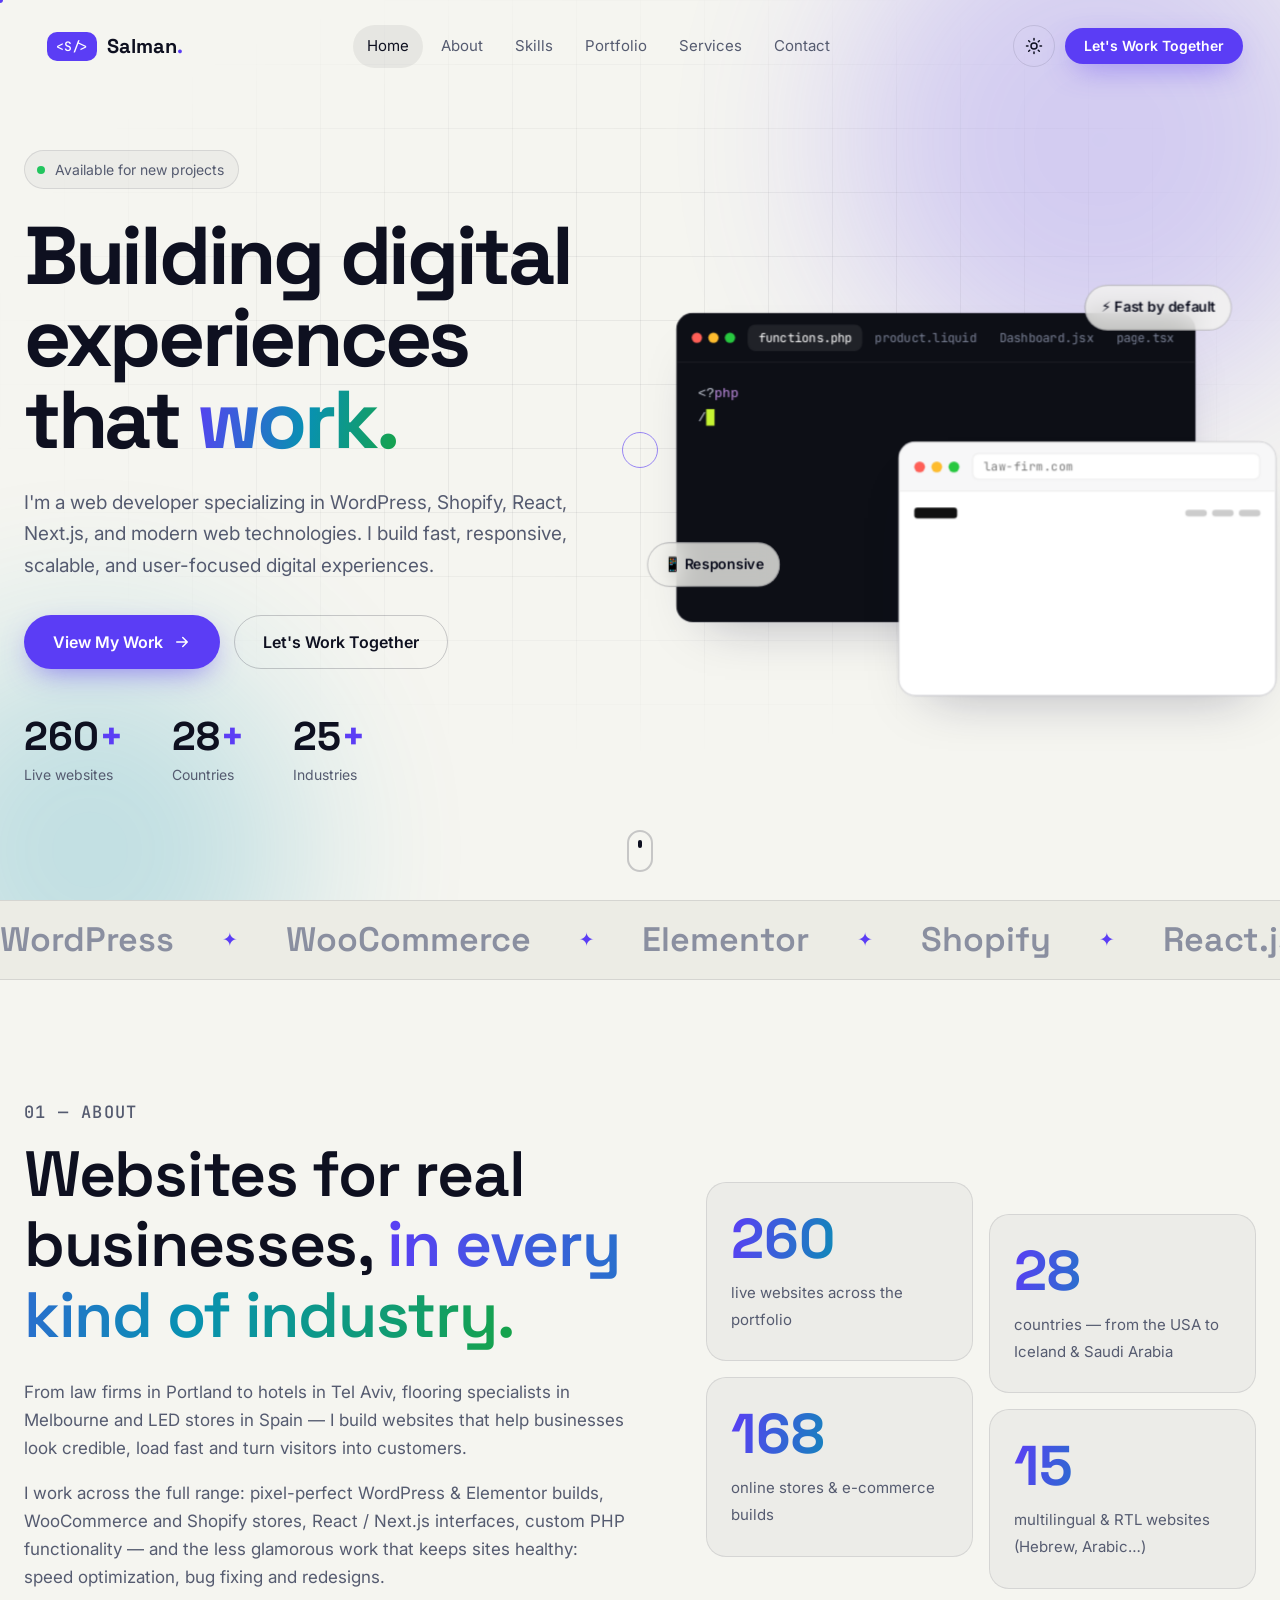
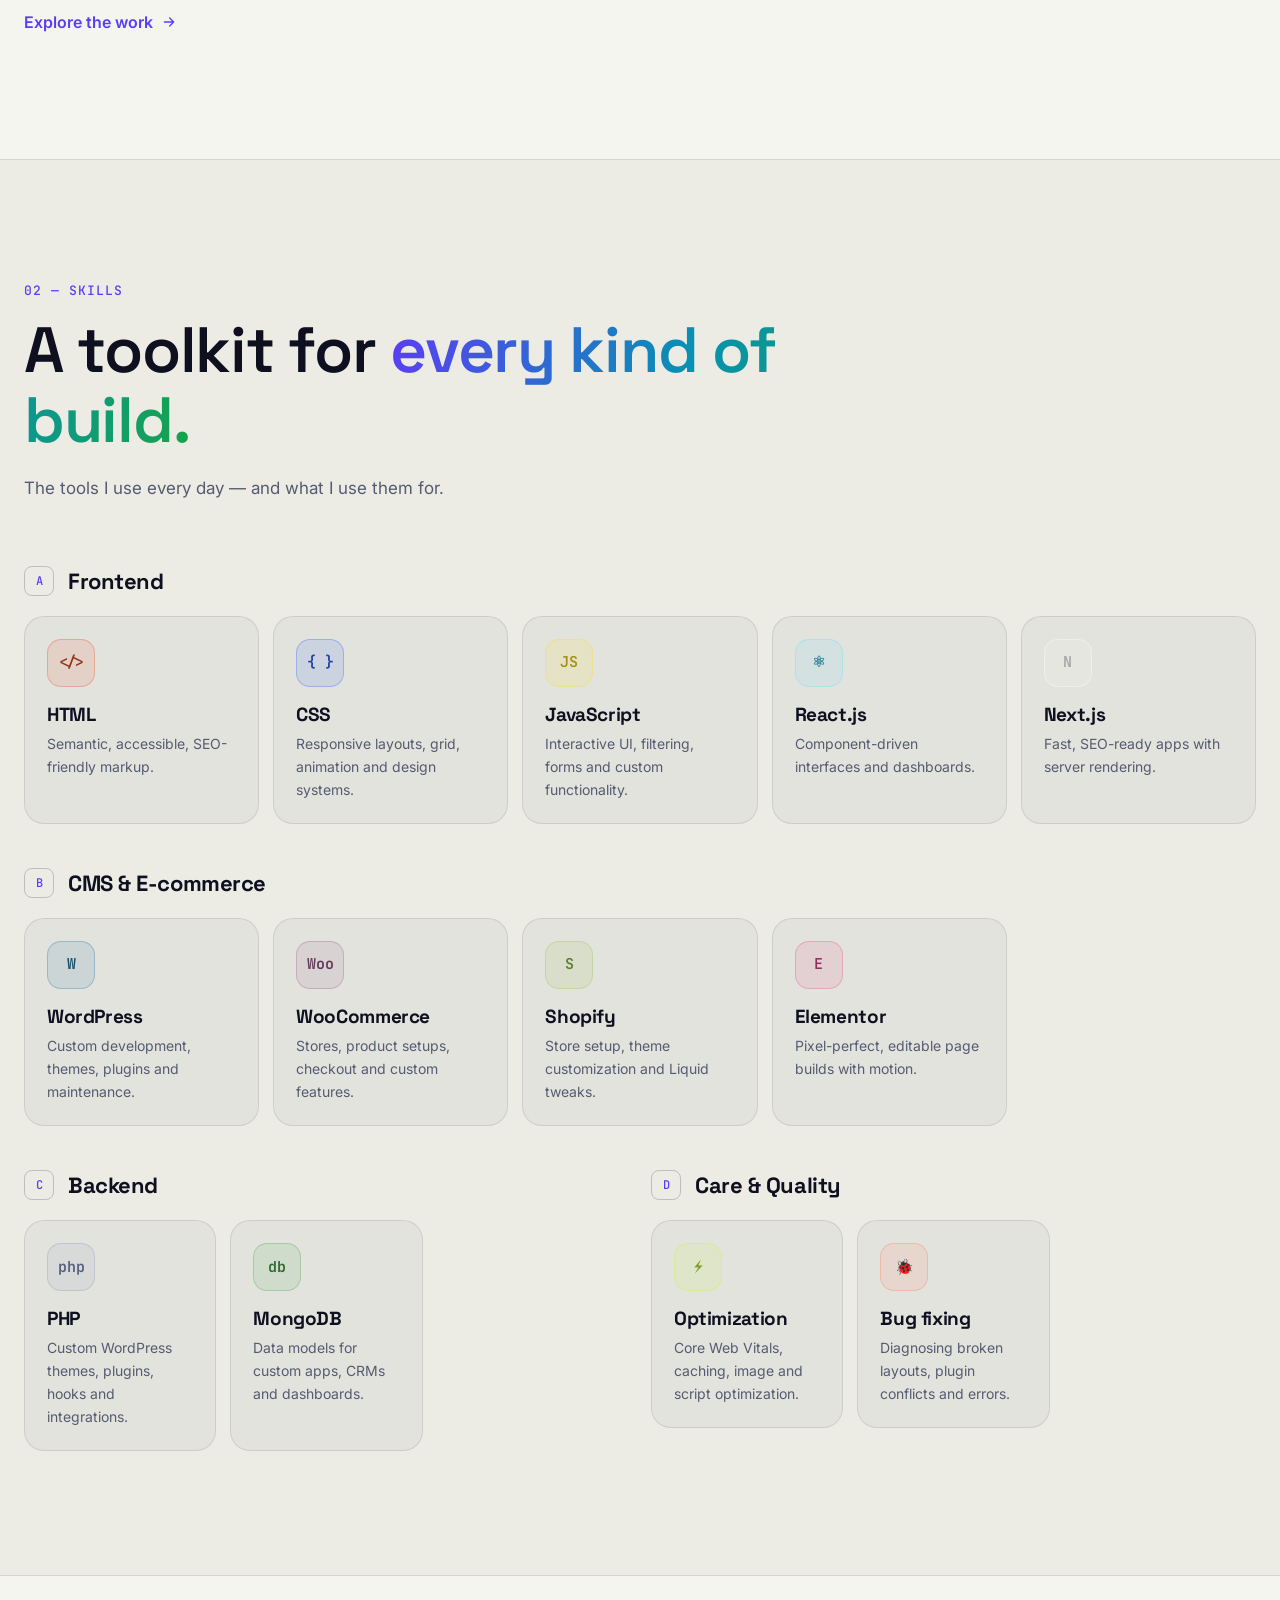
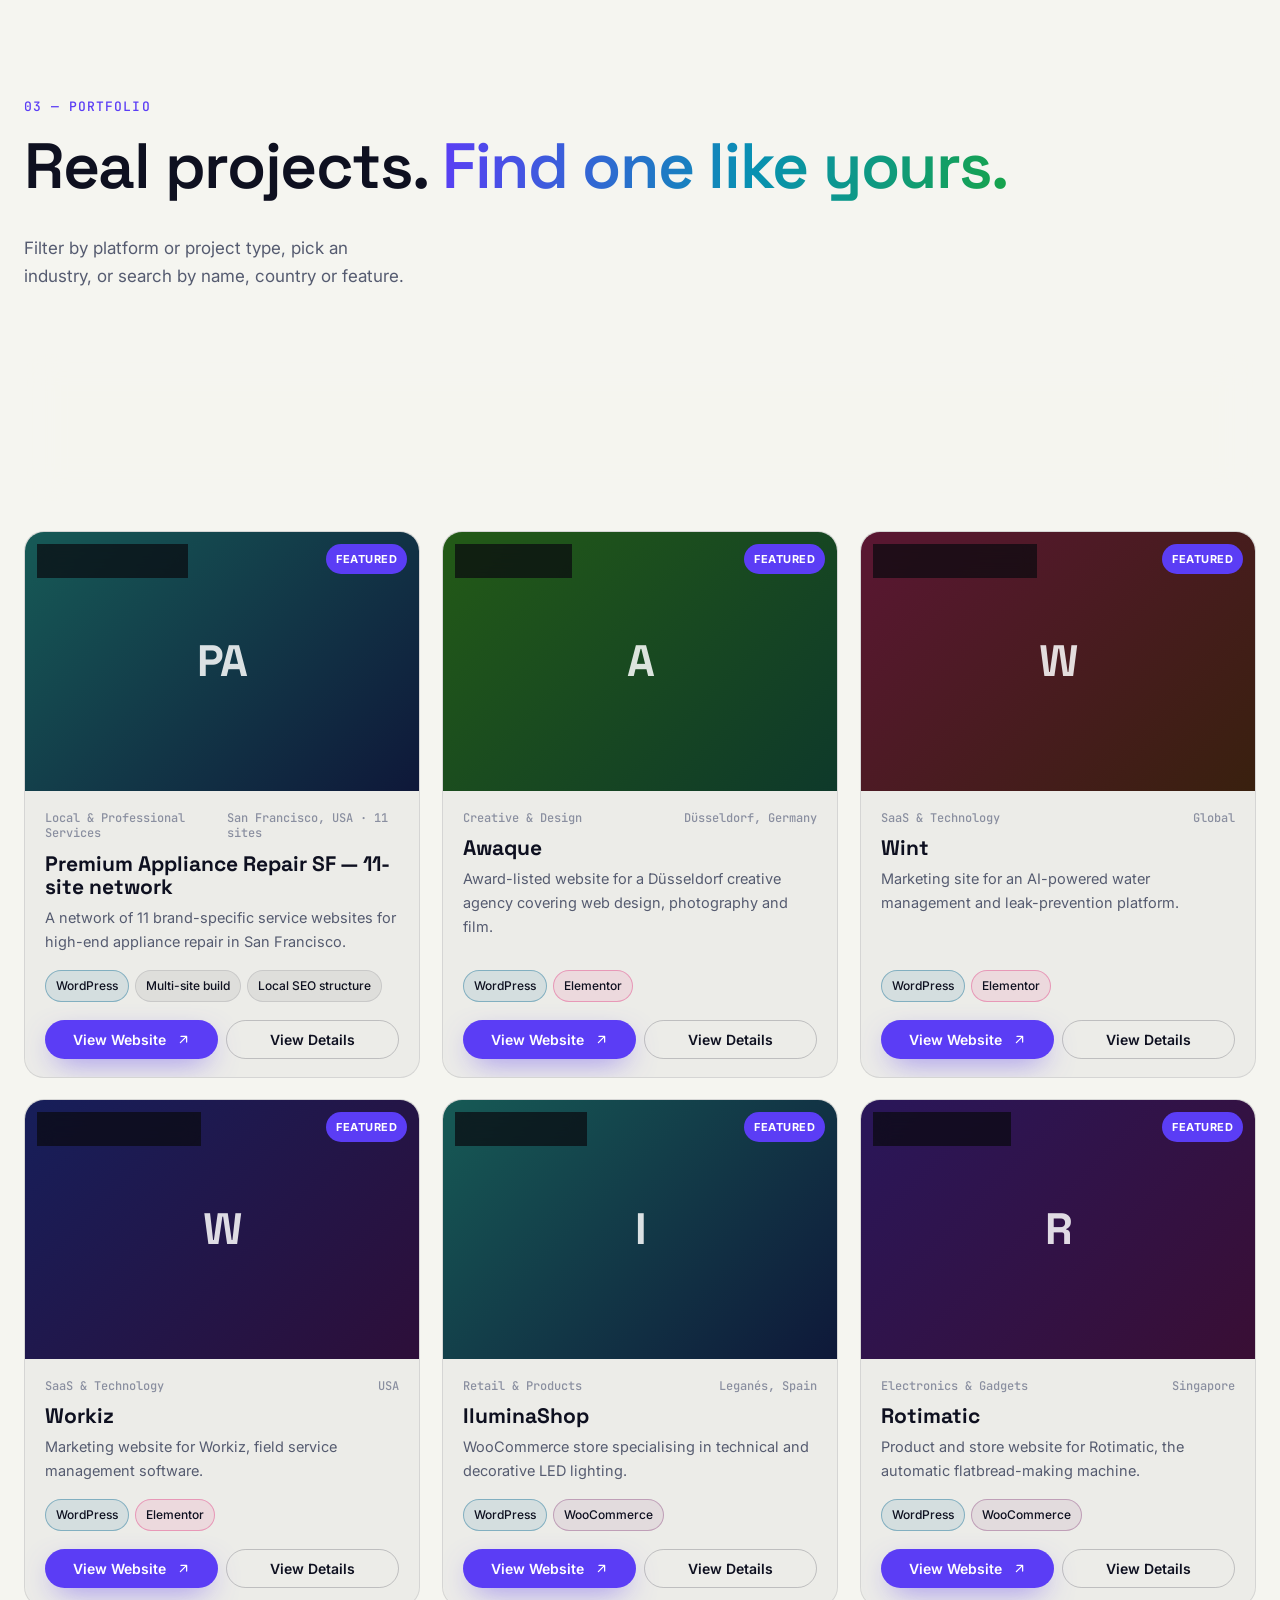
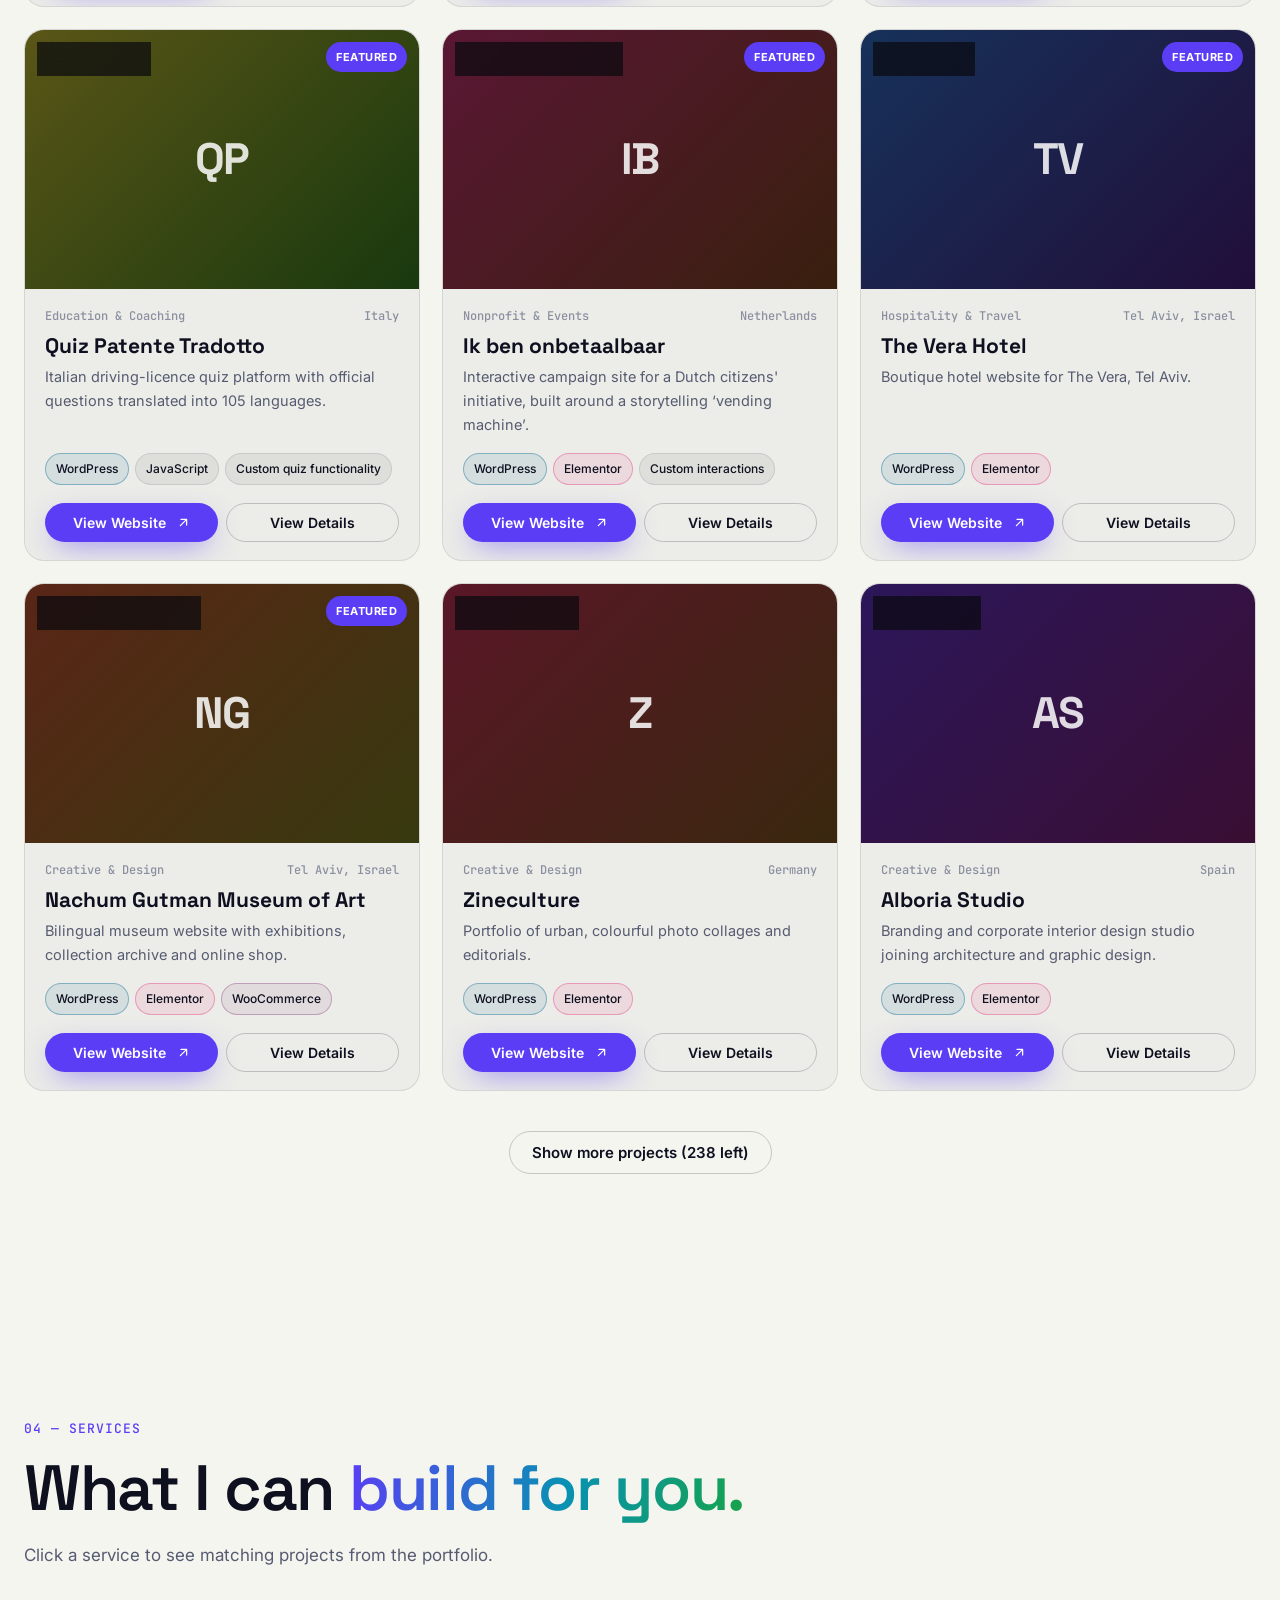
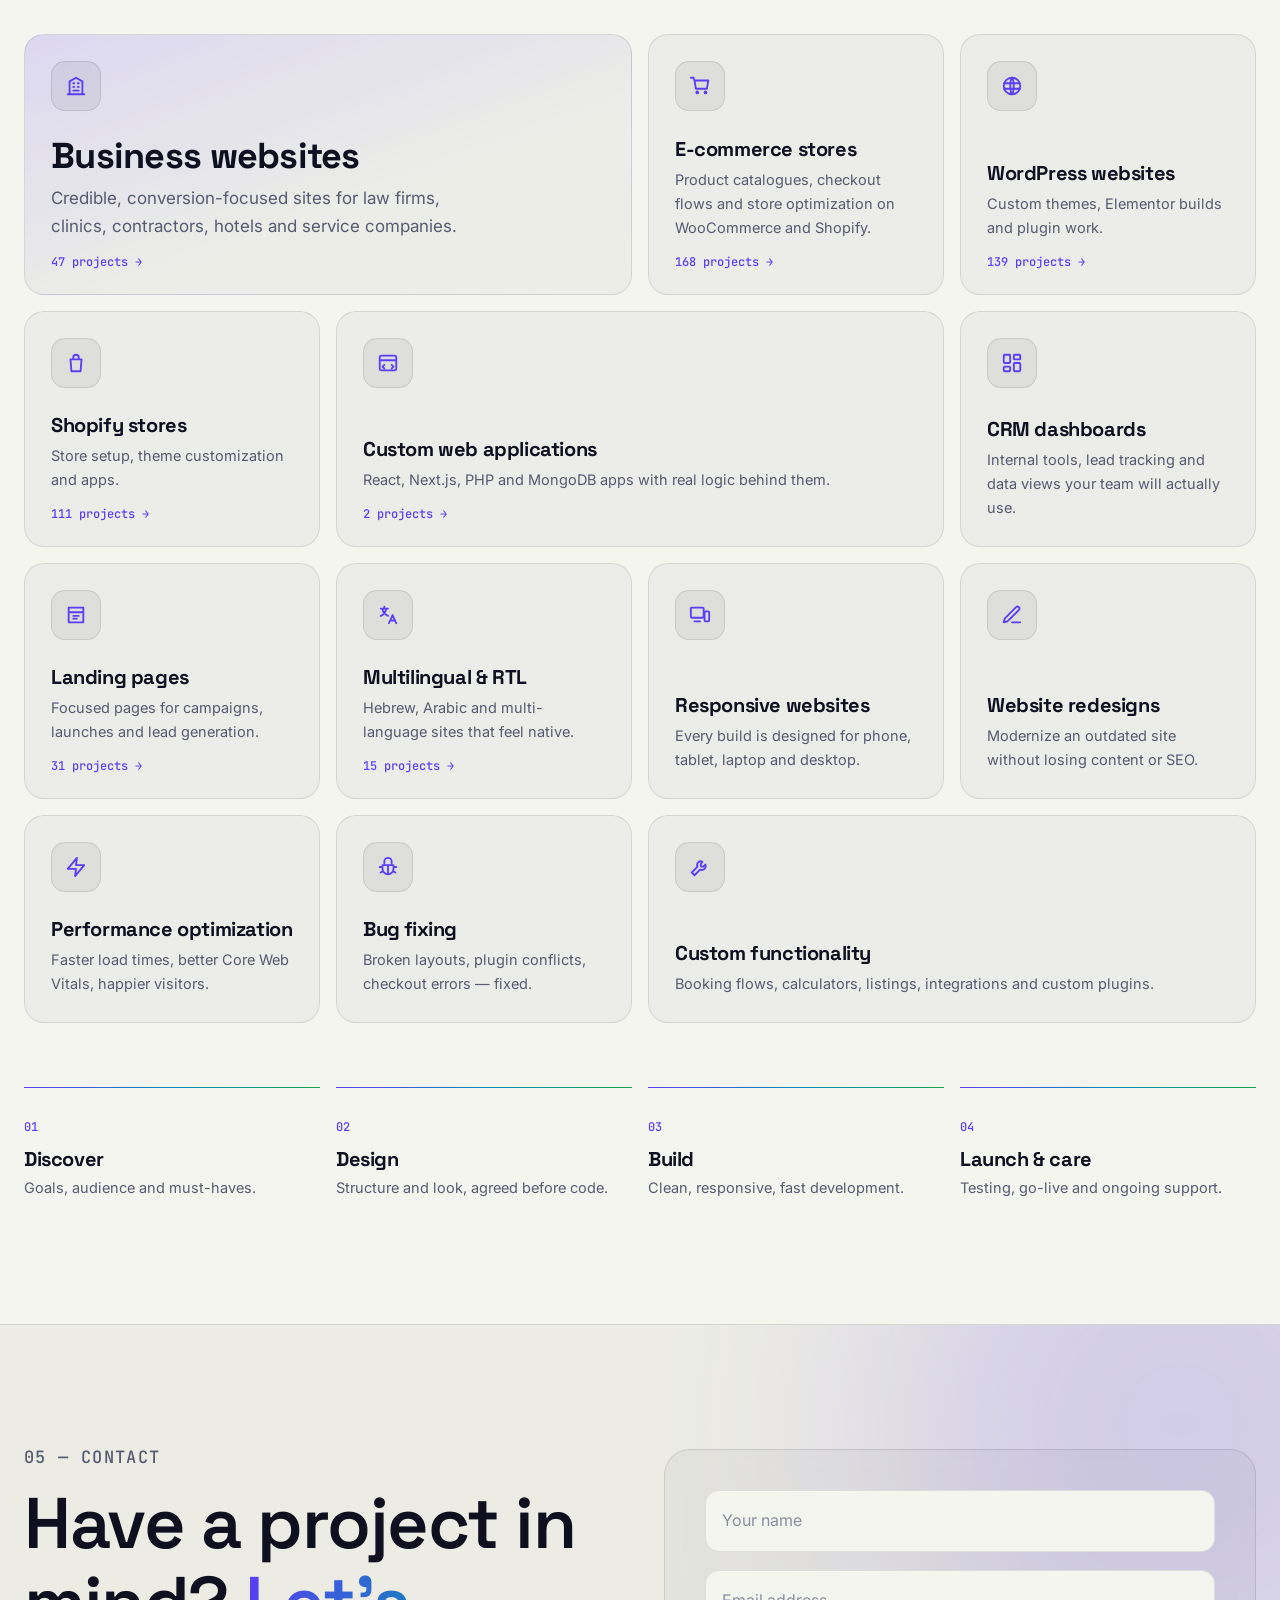
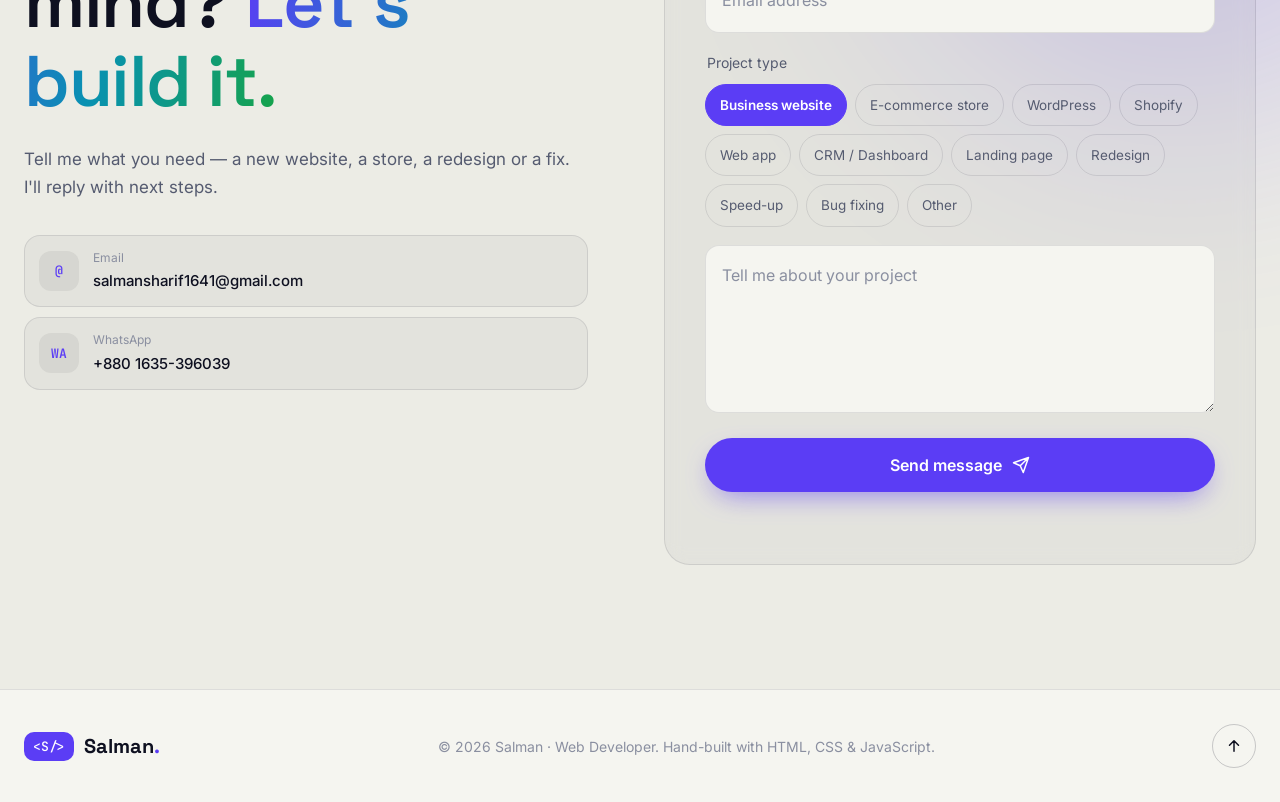
<file: index.html>
<!doctype html>
<html lang="en">
<head>
  <meta charset="utf-8">
  <meta name="viewport" content="width=device-width, initial-scale=1">
  <title>Salman — Web Developer · WordPress, Shopify, React & Next.js</title>
  <meta name="description" content="Web developer building fast, responsive websites and web apps with WordPress, WooCommerce, Elementor, Shopify, React, Next.js, PHP and MongoDB. Explore 250+ real projects by platform and industry.">
  <meta name="theme-color" content="#0a0b10">
  <meta property="og:type" content="website">
  <meta property="og:title" content="Salman — Web Developer">
  <meta property="og:description" content="Building digital experiences that work. WordPress, Shopify, React, Next.js and custom web development.">
  <link rel="icon" href="assets/img/favicon.svg" type="image/svg+xml">
  <link rel="preconnect" href="https://fonts.googleapis.com">
  <link rel="preconnect" href="https://fonts.gstatic.com" crossorigin>
  <link rel="preconnect" href="https://s0.wp.com" crossorigin>
  <link href="https://fonts.googleapis.com/css2?family=Inter:wght@400;500;600&family=JetBrains+Mono:wght@400;500&family=Space+Grotesk:wght@500;600;700&display=swap" rel="stylesheet">
  <link rel="stylesheet" href="assets/css/styles.css">
  <script>(function(){var t;try{t=localStorage.getItem("theme")}catch(e){}if(!t&&window.matchMedia("(prefers-color-scheme: light)").matches)t="light";if(t)document.documentElement.dataset.theme=t})();</script>
  <script type="application/ld+json">
  {
    "@context": "https://schema.org",
    "@type": "Person",
    "name": "Salman",
    "jobTitle": "Web Developer",
    "knowsAbout": ["WordPress", "WooCommerce", "Elementor", "Shopify", "React.js", "Next.js", "MongoDB", "PHP", "JavaScript", "HTML", "CSS"]
  }
  </script>
</head>
<body>
  <a class="skip-link" href="#main">Skip to content</a>

  <!-- Custom cursor (hidden on touch & reduced-motion) -->
  <div class="cursor" aria-hidden="true"><div class="cursor__dot"></div><div class="cursor__ring"></div></div>
  <div class="scroll-progress" aria-hidden="true"></div>

  <!-- ============ NAV ============ -->
  <header class="nav" id="nav">
    <div class="nav__inner container">
      <a href="#home" class="nav__logo" aria-label="Salman — home">
        <span class="logo-mark" aria-hidden="true">&lt;S/&gt;</span>
        <span class="logo-text">Salman<span class="logo-dot">.</span></span>
      </a>
      <nav class="nav__links" aria-label="Primary">
        <a href="#home" data-nav>Home</a>
        <a href="#about" data-nav>About</a>
        <a href="#skills" data-nav>Skills</a>
        <a href="#portfolio" data-nav>Portfolio</a>
        <a href="#services" data-nav>Services</a>
        <a href="#contact" data-nav>Contact</a>
      </nav>
      <div class="nav__actions">
        <button class="theme-toggle" type="button" aria-label="Toggle light and dark theme">
          <svg class="i-sun" viewBox="0 0 24 24" aria-hidden="true"><circle cx="12" cy="12" r="4"/><path d="M12 2v2M12 20v2M4.9 4.9l1.4 1.4M17.7 17.7l1.4 1.4M2 12h2M20 12h2M4.9 19.1l1.4-1.4M17.7 6.3l1.4-1.4"/></svg>
          <svg class="i-moon" viewBox="0 0 24 24" aria-hidden="true"><path d="M21 12.8A9 9 0 1 1 11.2 3a7 7 0 0 0 9.8 9.8z"/></svg>
        </button>
        <a href="#contact" class="btn btn--primary btn--sm nav__cta magnetic">Let's Work Together</a>
        <button class="nav__burger" type="button" aria-label="Open menu" aria-expanded="false" aria-controls="mobile-menu">
          <span></span><span></span>
        </button>
      </div>
    </div>
    <div class="mobile-menu" id="mobile-menu" hidden>
      <nav aria-label="Mobile">
        <a href="#home">Home</a>
        <a href="#about">About</a>
        <a href="#skills">Skills</a>
        <a href="#portfolio">Portfolio</a>
        <a href="#services">Services</a>
        <a href="#contact">Contact</a>
        <a href="#contact" class="btn btn--primary">Let's Work Together</a>
      </nav>
    </div>
  </header>

  <main id="main">
    <!-- ============ HERO ============ -->
    <section class="hero" id="home" aria-labelledby="hero-title">
      <div class="hero__bg" aria-hidden="true">
        <div class="blob blob--1"></div>
        <div class="blob blob--2"></div>
        <div class="grid-lines"></div>
      </div>
      <div class="container hero__inner">
        <div class="hero__copy">
          <p class="eyebrow reveal"><span class="pulse-dot" aria-hidden="true"></span> Available for new projects</p>
          <h1 class="hero__title reveal" id="hero-title">
            Building digital <br class="br-lg">experiences that <span class="grad-text">work.</span>
          </h1>
          <p class="hero__lead reveal">
            I'm a web developer specializing in WordPress, Shopify, React, Next.js, and modern web technologies.
            I build fast, responsive, scalable, and user-focused digital experiences.
          </p>
          <div class="hero__ctas reveal">
            <a href="#portfolio" class="btn btn--primary btn--lg magnetic">
              View My Work
              <svg viewBox="0 0 24 24" aria-hidden="true"><path d="M5 12h14M13 6l6 6-6 6"/></svg>
            </a>
            <a href="#contact" class="btn btn--ghost btn--lg magnetic">Let's Work Together</a>
          </div>
          <ul class="hero__stats reveal" aria-label="Portfolio at a glance">
            <li><strong data-count="projects">0</strong><span>Live websites</span></li>
            <li><strong data-count="countries">0</strong><span>Countries</span></li>
            <li><strong data-count="industries">0</strong><span>Industries</span></li>
          </ul>
        </div>

        <!-- Interactive code → preview visual -->
        <div class="hero__visual reveal" aria-label="Animated code editor building a website preview" role="img">
          <div class="devbox tilt">
            <div class="editor">
              <div class="editor__bar">
                <span class="dots" aria-hidden="true"><i></i><i></i><i></i></span>
                <div class="editor__tabs" role="tablist" aria-label="Choose a stack">
                  <button role="tab" class="tab is-active" data-stack="wp">functions.php</button>
                  <button role="tab" class="tab" data-stack="shopify">product.liquid</button>
                  <button role="tab" class="tab" data-stack="react">Dashboard.jsx</button>
                  <button role="tab" class="tab" data-stack="next">page.tsx</button>
                </div>
              </div>
              <pre class="editor__code"><code id="code-output"></code><span class="caret" aria-hidden="true"></span></pre>
            </div>
            <div class="preview">
              <div class="preview__bar">
                <span class="dots" aria-hidden="true"><i></i><i></i><i></i></span>
                <span class="preview__url" id="preview-url">client-site.com</span>
              </div>
              <div class="preview__body" id="preview-body"></div>
            </div>
            <div class="float-chip float-chip--1" aria-hidden="true">⚡ Fast by default</div>
            <div class="float-chip float-chip--2" aria-hidden="true">📱 Responsive</div>
          </div>
        </div>
      </div>
      <a href="#about" class="scroll-hint" aria-label="Scroll to About"><span></span></a>
    </section>

    <!-- ============ MARQUEE ============ -->
    <div class="marquee" aria-hidden="true">
      <div class="marquee__track">
        <span>WordPress</span><span>WooCommerce</span><span>Elementor</span><span>Shopify</span><span>React.js</span><span>Next.js</span><span>MongoDB</span><span>PHP</span><span>JavaScript</span><span>HTML5</span><span>CSS3</span><span>Performance</span><span>Bug Fixing</span>
        <span>WordPress</span><span>WooCommerce</span><span>Elementor</span><span>Shopify</span><span>React.js</span><span>Next.js</span><span>MongoDB</span><span>PHP</span><span>JavaScript</span><span>HTML5</span><span>CSS3</span><span>Performance</span><span>Bug Fixing</span>
      </div>
    </div>

    <!-- ============ ABOUT ============ -->
    <section class="section about" id="about" aria-labelledby="about-title">
      <div class="container about__grid">
        <div class="about__intro">
          <p class="section-tag reveal">01 — About</p>
          <h2 class="section-title reveal" id="about-title">Websites for real businesses, <span class="grad-text">in every kind of industry.</span></h2>
          <p class="reveal">
            From law firms in Portland to hotels in Tel Aviv, flooring specialists in Melbourne and LED stores in Spain — I build websites
            that help businesses look credible, load fast and turn visitors into customers.
          </p>
          <p class="reveal">
            I work across the full range: pixel-perfect WordPress &amp; Elementor builds, WooCommerce and Shopify stores,
            React / Next.js interfaces, custom PHP functionality — and the less glamorous work that keeps sites healthy:
            speed optimization, bug fixing and redesigns.
          </p>
          <a href="#portfolio" class="link-arrow reveal">Explore the work <svg viewBox="0 0 24 24" aria-hidden="true"><path d="M5 12h14M13 6l6 6-6 6"/></svg></a>
        </div>
        <div class="about__cards">
          <article class="stat-card reveal">
            <strong data-count="projects">0</strong>
            <span>live websites across the portfolio</span>
          </article>
          <article class="stat-card reveal">
            <strong data-count="countries">0</strong>
            <span>countries — from the USA to Iceland &amp; Saudi Arabia</span>
          </article>
          <article class="stat-card reveal">
            <strong data-count="ecommerce">0</strong>
            <span>online stores &amp; e-commerce builds</span>
          </article>
          <article class="stat-card reveal">
            <strong data-count="multilingual">0</strong>
            <span>multilingual &amp; RTL websites (Hebrew, Arabic…)</span>
          </article>
        </div>
      </div>
    </section>

    <!-- ============ SKILLS ============ -->
    <section class="section skills" id="skills" aria-labelledby="skills-title">
      <div class="container">
        <header class="section-head">
          <p class="section-tag reveal">02 — Skills</p>
          <h2 class="section-title reveal" id="skills-title">A toolkit for <span class="grad-text">every kind of build.</span></h2>
          <p class="section-sub reveal">The tools I use every day — and what I use them for.</p>
        </header>

        <div class="skill-groups">
          <div class="skill-group reveal">
            <h3><span class="skill-group__num">A</span> Frontend</h3>
            <div class="skill-grid">
              <article class="skill-card spotlight" style="--c:#e34f26"><div class="skill-card__icon">&lt;/&gt;</div><h4>HTML</h4><p>Semantic, accessible, SEO-friendly markup.</p></article>
              <article class="skill-card spotlight" style="--c:#2965f1"><div class="skill-card__icon">{ }</div><h4>CSS</h4><p>Responsive layouts, grid, animation and design systems.</p></article>
              <article class="skill-card spotlight" style="--c:#f7df1e"><div class="skill-card__icon">JS</div><h4>JavaScript</h4><p>Interactive UI, filtering, forms and custom functionality.</p></article>
              <article class="skill-card spotlight" style="--c:#61dafb"><div class="skill-card__icon">⚛</div><h4>React.js</h4><p>Component-driven interfaces and dashboards.</p></article>
              <article class="skill-card spotlight" style="--c:#ffffff"><div class="skill-card__icon">N</div><h4>Next.js</h4><p>Fast, SEO-ready apps with server rendering.</p></article>
            </div>
          </div>

          <div class="skill-group reveal">
            <h3><span class="skill-group__num">B</span> CMS &amp; E-commerce</h3>
            <div class="skill-grid">
              <article class="skill-card spotlight" style="--c:#21759b"><div class="skill-card__icon">W</div><h4>WordPress</h4><p>Custom development, themes, plugins and maintenance.</p></article>
              <article class="skill-card spotlight" style="--c:#96588a"><div class="skill-card__icon">Woo</div><h4>WooCommerce</h4><p>Stores, product setups, checkout and custom features.</p></article>
              <article class="skill-card spotlight" style="--c:#95bf47"><div class="skill-card__icon">S</div><h4>Shopify</h4><p>Store setup, theme customization and Liquid tweaks.</p></article>
              <article class="skill-card spotlight" style="--c:#e2498a"><div class="skill-card__icon">E</div><h4>Elementor</h4><p>Pixel-perfect, editable page builds with motion.</p></article>
            </div>
          </div>

          <div class="skill-group skill-group--half reveal">
            <h3><span class="skill-group__num">C</span> Backend</h3>
            <div class="skill-grid">
              <article class="skill-card spotlight" style="--c:#8892bf"><div class="skill-card__icon">php</div><h4>PHP</h4><p>Custom WordPress themes, plugins, hooks and integrations.</p></article>
              <article class="skill-card spotlight" style="--c:#47a248"><div class="skill-card__icon">db</div><h4>MongoDB</h4><p>Data models for custom apps, CRMs and dashboards.</p></article>
            </div>
          </div>

          <div class="skill-group skill-group--half reveal">
            <h3><span class="skill-group__num">D</span> Care &amp; Quality</h3>
            <div class="skill-grid">
              <article class="skill-card spotlight" style="--c:#c6f432"><div class="skill-card__icon">⚡</div><h4>Optimization</h4><p>Core Web Vitals, caching, image and script optimization.</p></article>
              <article class="skill-card spotlight" style="--c:#ff7a59"><div class="skill-card__icon">🐞</div><h4>Bug fixing</h4><p>Diagnosing broken layouts, plugin conflicts and errors.</p></article>
            </div>
          </div>
        </div>
      </div>
    </section>

    <!-- ============ PORTFOLIO ============ -->
    <section class="section portfolio" id="portfolio" aria-labelledby="portfolio-title">
      <div class="container">
        <header class="section-head section-head--split">
          <div>
            <p class="section-tag reveal">03 — Portfolio</p>
            <h2 class="section-title reveal" id="portfolio-title">Real projects. <span class="grad-text">Find one like yours.</span></h2>
          </div>
          <p class="section-sub reveal">Filter by platform or project type, pick an industry, or search by name, country or feature.</p>
        </header>

        <div class="toolbar reveal" role="search">
          <div class="filters" id="filters" role="tablist" aria-label="Filter projects by category"></div>
          <div class="toolbar__row">
            <label class="search">
              <svg viewBox="0 0 24 24" aria-hidden="true"><circle cx="11" cy="11" r="7"/><path d="m20 20-3.5-3.5"/></svg>
              <span class="sr-only">Search projects</span>
              <input type="search" id="project-search" placeholder="Search projects… e.g. hotel, WooCommerce, Israel" autocomplete="off">
              <kbd aria-hidden="true">/</kbd>
            </label>
            <label class="select">
              <span class="sr-only">Industry</span>
              <select id="industry-filter">
                <option value="all">All industries</option>
              </select>
            </label>
            <p class="result-count" id="result-count" aria-live="polite"></p>
          </div>
          <div class="active-filters" id="active-filters" hidden></div>
        </div>

        <div class="project-grid" id="project-grid"></div>

        <div class="empty" id="empty-state" hidden>
          <p class="empty__title">No projects match that search.</p>
          <p>Try another keyword, or <button type="button" class="link-btn" id="reset-filters">reset all filters</button>.</p>
        </div>

        <div class="load-more">
          <button type="button" class="btn btn--ghost magnetic" id="load-more" hidden>Show more projects</button>
        </div>
      </div>
    </section>

    <!-- ============ SERVICES ============ -->
    <section class="section services" id="services" aria-labelledby="services-title">
      <div class="container">
        <header class="section-head">
          <p class="section-tag reveal">04 — Services</p>
          <h2 class="section-title reveal" id="services-title">What I can <span class="grad-text">build for you.</span></h2>
          <p class="section-sub reveal">Click a service to see matching projects from the portfolio.</p>
        </header>

        <div class="bento" id="services-grid">
          <a href="#portfolio" class="bento__item bento__item--xl spotlight reveal" data-jump="business">
            <span class="bento__icon"><svg viewBox="0 0 24 24"><path d="M3 21h18M5 21V7l7-4 7 4v14M9 9h1M14 9h1M9 13h1M14 13h1M9 17h6"/></svg></span>
            <h3>Business websites</h3>
            <p>Credible, conversion-focused sites for law firms, clinics, contractors, hotels and service companies.</p>
            <span class="bento__count" data-service-count="business"></span>
          </a>
          <a href="#portfolio" class="bento__item spotlight reveal" data-jump="ecommerce">
            <span class="bento__icon"><svg viewBox="0 0 24 24"><path d="M6 6h15l-1.5 9h-12zM6 6 5 3H2M9 20a1 1 0 1 0 0-2 1 1 0 0 0 0 2zM18 20a1 1 0 1 0 0-2 1 1 0 0 0 0 2z"/></svg></span>
            <h3>E-commerce stores</h3>
            <p>Product catalogues, checkout flows and store optimization on WooCommerce and Shopify.</p>
            <span class="bento__count" data-service-count="ecommerce"></span>
          </a>
          <a href="#portfolio" class="bento__item spotlight reveal" data-jump="wordpress">
            <span class="bento__icon"><svg viewBox="0 0 24 24"><circle cx="12" cy="12" r="9"/><path d="M3.5 9h17M3.5 15h17M12 3c2.5 3 2.5 15 0 18M12 3c-2.5 3-2.5 15 0 18"/></svg></span>
            <h3>WordPress websites</h3>
            <p>Custom themes, Elementor builds and plugin work.</p>
            <span class="bento__count" data-service-count="wordpress"></span>
          </a>
          <a href="#portfolio" class="bento__item spotlight reveal" data-jump="shopify">
            <span class="bento__icon"><svg viewBox="0 0 24 24"><path d="M6 8h12l-1 13H7zM9 8V6a3 3 0 0 1 6 0v2"/></svg></span>
            <h3>Shopify stores</h3>
            <p>Store setup, theme customization and apps.</p>
            <span class="bento__count" data-service-count="shopify"></span>
          </a>
          <a href="#portfolio" class="bento__item bento__item--wide spotlight reveal" data-jump="webapp">
            <span class="bento__icon"><svg viewBox="0 0 24 24"><rect x="3" y="4" width="18" height="16" rx="2"/><path d="M3 9h18M8 14l-2 2 2 2M16 14l2 2-2 2"/></svg></span>
            <h3>Custom web applications</h3>
            <p>React, Next.js, PHP and MongoDB apps with real logic behind them.</p>
            <span class="bento__count" data-service-count="webapp"></span>
          </a>
          <a href="#contact" class="bento__item spotlight reveal" data-service="CRM / Dashboard">
            <span class="bento__icon"><svg viewBox="0 0 24 24"><rect x="3" y="3" width="7" height="9" rx="1"/><rect x="14" y="3" width="7" height="5" rx="1"/><rect x="14" y="12" width="7" height="9" rx="1"/><rect x="3" y="16" width="7" height="5" rx="1"/></svg></span>
            <h3>CRM dashboards</h3>
            <p>Internal tools, lead tracking and data views your team will actually use.</p>
          </a>
          <a href="#portfolio" class="bento__item spotlight reveal" data-jump="landing">
            <span class="bento__icon"><svg viewBox="0 0 24 24"><path d="M4 4h16v16H4zM4 9h16M9 13h6M9 16h4"/></svg></span>
            <h3>Landing pages</h3>
            <p>Focused pages for campaigns, launches and lead generation.</p>
            <span class="bento__count" data-service-count="landing"></span>
          </a>
          <a href="#portfolio" class="bento__item spotlight reveal" data-jump="multilingual">
            <span class="bento__icon"><svg viewBox="0 0 24 24"><path d="M4 5h8M8 3v2M6 5c0 4 4 7 6 8M10 5c0 3-3 7-6 8M13 21l4-9 4 9M14.5 18h5"/></svg></span>
            <h3>Multilingual &amp; RTL</h3>
            <p>Hebrew, Arabic and multi-language sites that feel native.</p>
            <span class="bento__count" data-service-count="multilingual"></span>
          </a>
          <a href="#contact" class="bento__item spotlight reveal" data-service="Responsive website">
            <span class="bento__icon"><svg viewBox="0 0 24 24"><rect x="2" y="4" width="14" height="11" rx="1"/><rect x="17" y="8" width="5" height="11" rx="1"/><path d="M6 19h6"/></svg></span>
            <h3>Responsive websites</h3>
            <p>Every build is designed for phone, tablet, laptop and desktop.</p>
          </a>
          <a href="#contact" class="bento__item spotlight reveal" data-service="Website redesign">
            <span class="bento__icon"><svg viewBox="0 0 24 24"><path d="M12 20h9M16.5 3.5a2.1 2.1 0 0 1 3 3L7 19l-4 1 1-4z"/></svg></span>
            <h3>Website redesigns</h3>
            <p>Modernize an outdated site without losing content or SEO.</p>
          </a>
          <a href="#contact" class="bento__item spotlight reveal" data-service="Performance optimization">
            <span class="bento__icon"><svg viewBox="0 0 24 24"><path d="M13 2 3 14h9l-1 8 10-12h-9z"/></svg></span>
            <h3>Performance optimization</h3>
            <p>Faster load times, better Core Web Vitals, happier visitors.</p>
          </a>
          <a href="#contact" class="bento__item spotlight reveal" data-service="Bug fixing">
            <span class="bento__icon"><svg viewBox="0 0 24 24"><path d="M8 8V6a4 4 0 0 1 8 0v2M6 10h12v4a6 6 0 0 1-12 0zM3 12h3M18 12h3M4 18l2.5-1.5M20 18l-2.5-1.5M12 10v10"/></svg></span>
            <h3>Bug fixing</h3>
            <p>Broken layouts, plugin conflicts, checkout errors — fixed.</p>
          </a>
          <a href="#contact" class="bento__item bento__item--wide spotlight reveal" data-service="Custom functionality">
            <span class="bento__icon"><svg viewBox="0 0 24 24"><path d="M14.7 6.3a4 4 0 0 0-5.4 5.4L3 18l3 3 6.3-6.3a4 4 0 0 0 5.4-5.4l-2.5 2.5-2.1-.4-.4-2.1z"/></svg></span>
            <h3>Custom functionality</h3>
            <p>Booking flows, calculators, listings, integrations and custom plugins.</p>
          </a>
        </div>

        <ol class="process">
          <li class="reveal"><span>01</span><h4>Discover</h4><p>Goals, audience and must-haves.</p></li>
          <li class="reveal"><span>02</span><h4>Design</h4><p>Structure and look, agreed before code.</p></li>
          <li class="reveal"><span>03</span><h4>Build</h4><p>Clean, responsive, fast development.</p></li>
          <li class="reveal"><span>04</span><h4>Launch &amp; care</h4><p>Testing, go-live and ongoing support.</p></li>
        </ol>
      </div>
    </section>

    <!-- ============ CONTACT ============ -->
    <section class="section contact" id="contact" aria-labelledby="contact-title">
      <div class="container contact__grid">
        <div class="contact__intro">
          <p class="section-tag reveal">05 — Contact</p>
          <h2 class="section-title contact__title reveal" id="contact-title">Have a project in mind? <span class="grad-text">Let's build it.</span></h2>
          <p class="reveal">Tell me what you need — a new website, a store, a redesign or a fix. I'll reply with next steps.</p>

          <ul class="contact__links reveal" id="contact-links">
            <li><a data-contact="email" href="#"><span class="ci">@</span><span><small>Email</small><b data-contact-label="email">salmansharif1641@gmail.com</b></span></a></li>
            <li><a data-contact="whatsapp" href="#" target="_blank" rel="noopener"><span class="ci">WA</span><span><small>WhatsApp</small><b>+880 1635-396039</b></span></a></li>
          </ul>
        </div>

        <form class="contact-form reveal" id="contact-form" novalidate>
          <div class="field">
            <input type="text" id="cf-name" name="name" placeholder=" " required autocomplete="name">
            <label for="cf-name">Your name</label>
            <span class="field__error" aria-live="polite"></span>
          </div>
          <div class="field">
            <input type="email" id="cf-email" name="email" placeholder=" " required autocomplete="email">
            <label for="cf-email">Email address</label>
            <span class="field__error" aria-live="polite"></span>
          </div>
          <fieldset class="field field--chips">
            <legend>Project type</legend>
            <div class="chips" id="project-type-chips">
              <label><input type="radio" name="type" value="Business website" checked><span>Business website</span></label>
              <label><input type="radio" name="type" value="E-commerce store"><span>E-commerce store</span></label>
              <label><input type="radio" name="type" value="WordPress website"><span>WordPress</span></label>
              <label><input type="radio" name="type" value="Shopify store"><span>Shopify</span></label>
              <label><input type="radio" name="type" value="Web application"><span>Web app</span></label>
              <label><input type="radio" name="type" value="CRM / Dashboard"><span>CRM / Dashboard</span></label>
              <label><input type="radio" name="type" value="Landing page"><span>Landing page</span></label>
              <label><input type="radio" name="type" value="Website redesign"><span>Redesign</span></label>
              <label><input type="radio" name="type" value="Performance optimization"><span>Speed-up</span></label>
              <label><input type="radio" name="type" value="Bug fixing"><span>Bug fixing</span></label>
              <label><input type="radio" name="type" value="Other"><span>Other</span></label>
            </div>
          </fieldset>
          <div class="field">
            <textarea id="cf-message" name="message" rows="5" placeholder=" " required></textarea>
            <label for="cf-message">Tell me about your project</label>
            <span class="field__error" aria-live="polite"></span>
          </div>
          <input type="text" name="_honey" class="sr-only" tabindex="-1" autocomplete="off" aria-hidden="true">
          <button type="submit" class="btn btn--primary btn--lg btn--block magnetic">
            <span class="btn__label">Send message</span>
            <svg viewBox="0 0 24 24" aria-hidden="true"><path d="M22 2 11 13M22 2l-7 20-4-9-9-4z"/></svg>
          </button>
          <p class="form-status" id="form-status" role="status"></p>
        </form>
      </div>
    </section>
  </main>

  <footer class="footer">
    <div class="container footer__inner">
      <a href="#home" class="nav__logo"><span class="logo-mark" aria-hidden="true">&lt;S/&gt;</span><span class="logo-text">Salman<span class="logo-dot">.</span></span></a>
      <p>© <span id="year"></span> Salman · Web Developer. Hand-built with HTML, CSS &amp; JavaScript.</p>
      <a href="#home" class="to-top" aria-label="Back to top"><svg viewBox="0 0 24 24" aria-hidden="true"><path d="M12 19V5M6 11l6-6 6 6"/></svg></a>
    </div>
  </footer>

  <!-- ============ PROJECT MODAL ============ -->
  <div class="modal" id="project-modal" role="dialog" aria-modal="true" aria-labelledby="modal-title" hidden>
    <div class="modal__backdrop" data-close></div>
    <div class="modal__panel" tabindex="-1">
      <button class="modal__close" type="button" aria-label="Close project details" data-close>
        <svg viewBox="0 0 24 24" aria-hidden="true"><path d="M6 6l12 12M18 6 6 18"/></svg>
      </button>
      <div class="modal__content" id="modal-content"></div>
    </div>
  </div>

  <noscript><p class="noscript">Enable JavaScript to browse and filter the portfolio.</p></noscript>

  <script src="assets/js/projects.js"></script>
  <script src="assets/js/projects-shopify.js"></script>
  <script src="assets/js/projects-woocommerce.js"></script>
  <script src="assets/js/screenshots.js"></script>
  <script src="assets/js/main.js" defer></script>
</body>
</html>
</file>
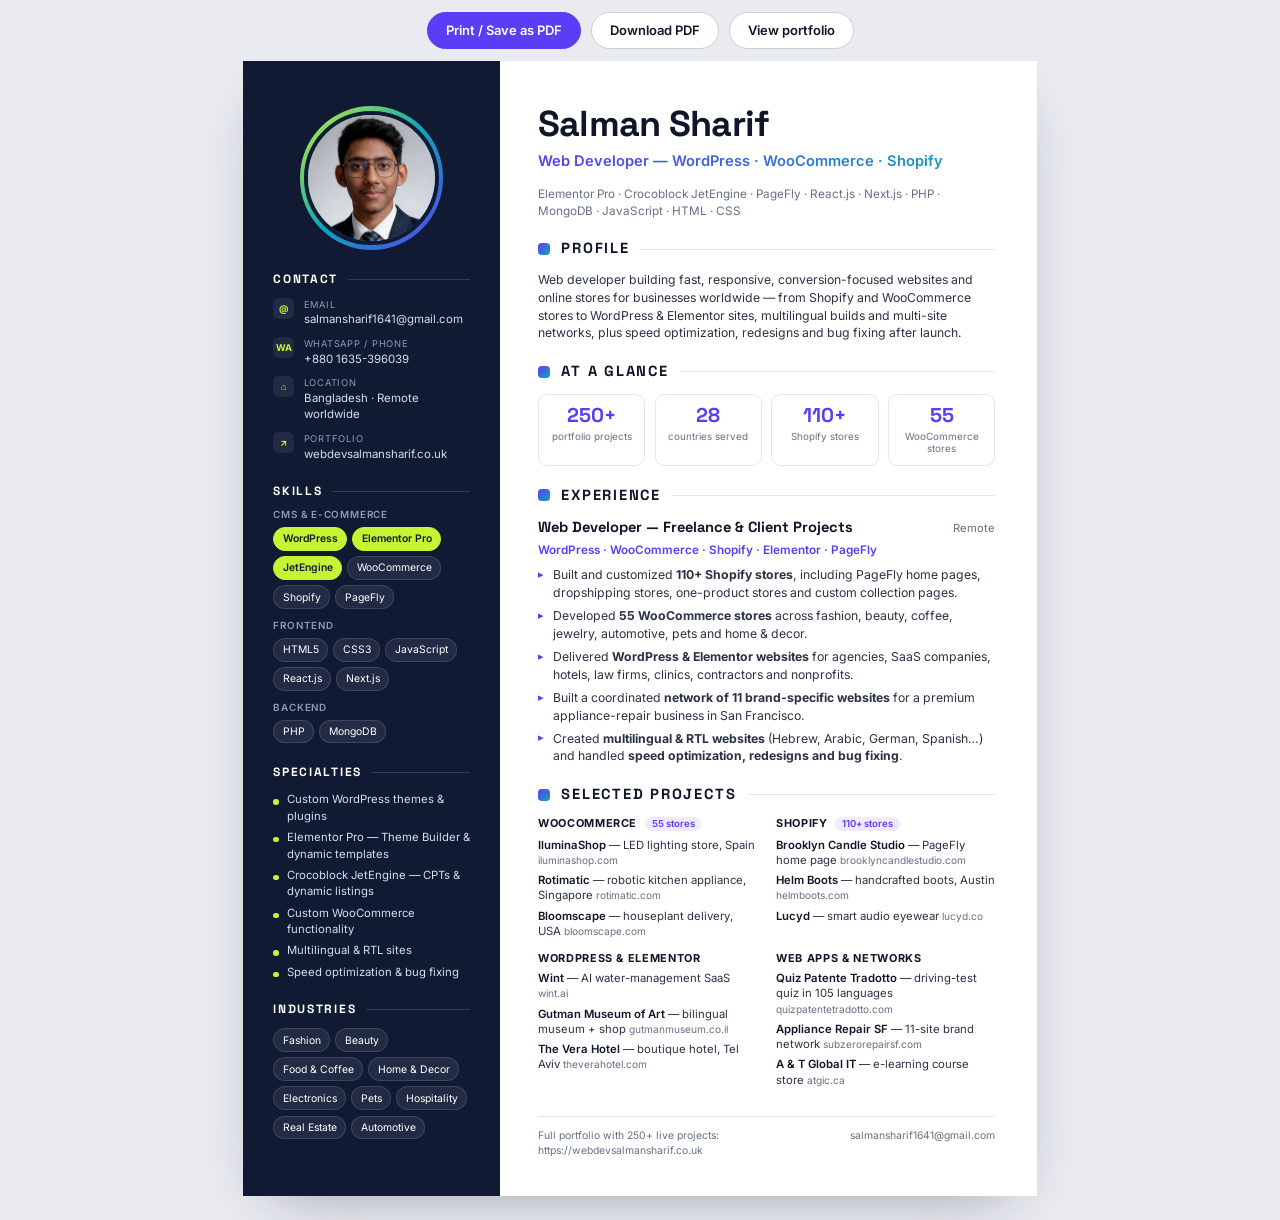
<file: cv/index.html>
<!doctype html>
<html lang="en">
<head>
  <meta charset="utf-8">
  <meta name="viewport" content="width=device-width, initial-scale=1">
  <title>Salman Sharif — Web Developer CV</title>
  <meta name="description" content="CV of Salman Sharif, web developer specializing in WordPress, WooCommerce, Shopify, Elementor, React and Next.js.">
  <link rel="preconnect" href="https://fonts.googleapis.com">
  <link rel="preconnect" href="https://fonts.gstatic.com" crossorigin>
  <link href="https://fonts.googleapis.com/css2?family=Inter:wght@400;500;600;700&family=Space+Grotesk:wght@600;700&display=swap" rel="stylesheet">
  <style>
    :root {
      --ink: #0f1629;
      --text: #2b3245;
      --muted: #667085;
      --line: #e4e7ee;
      --side: #101a33;
      --side-text: #d7dcea;
      --side-muted: #8f9ab8;
      --accent: #5b3df5;
      --accent-2: #0ea5b7;
      --lime: #c6f432;
    }
    * { box-sizing: border-box; }
    html { -webkit-print-color-adjust: exact; print-color-adjust: exact; }
    body { margin: 0; background: #e9ebf1; color: var(--text); font: 400 9.2pt/1.45 "Inter", "Segoe UI", "Helvetica Neue", Arial, sans-serif; }
    h1, h2, h3 { font-family: "Space Grotesk", "Inter", Arial, sans-serif; color: var(--ink); margin: 0; }
    a { color: inherit; text-decoration: none; }
    ul { margin: 0; padding: 0; list-style: none; }

    .toolbar { position: sticky; top: 0; z-index: 5; display: flex; gap: 10px; justify-content: center; padding: 12px; background: rgba(233,235,241,.9); backdrop-filter: blur(8px); }
    .toolbar button, .toolbar a { font: 600 13px/1 "Inter", Arial, sans-serif; padding: 11px 18px; border-radius: 999px; border: 1px solid #c9cedb; background: #fff; color: var(--ink); cursor: pointer; }
    .toolbar .primary { background: var(--accent); border-color: var(--accent); color: #fff; }

    .page {
      width: 210mm; min-height: 297mm; margin: 0 auto 24px; background: #fff;
      display: grid; grid-template-columns: 68mm 1fr; box-shadow: 0 20px 60px -30px rgba(15,22,41,.45);
    }

    /* Sidebar */
    .side { background: var(--side); color: var(--side-text); padding: 12mm 8mm 10mm; }
    .photo { width: 38mm; height: 38mm; margin: 0 auto 5mm; border-radius: 50%; padding: 1.2mm; background: linear-gradient(135deg, var(--lime), var(--accent-2), var(--accent)); }
    .photo img { width: 100%; height: 100%; border-radius: 50%; object-fit: cover; display: block; border: 1.2mm solid var(--side); }
    .side h2 { font-size: 9pt; letter-spacing: .14em; text-transform: uppercase; color: #fff; margin: 5.5mm 0 2.6mm; display: flex; align-items: center; gap: 2.5mm; }
    .side h2::after { content: ""; flex: 1; height: 1px; background: rgba(255,255,255,.15); }
    .contact li { display: flex; gap: 2.5mm; align-items: flex-start; margin-bottom: 2.4mm; font-size: 8.6pt; word-break: break-word; }
    .contact .ic { flex: 0 0 5.5mm; height: 5.5mm; border-radius: 1.5mm; display: grid; place-items: center; background: rgba(255,255,255,.08); color: var(--lime); font: 700 7pt/1 "Inter", Arial, sans-serif; }
    .contact small { display: block; color: var(--side-muted); font-size: 7pt; text-transform: uppercase; letter-spacing: .08em; }
    .skill-block { margin-bottom: 3.2mm; }
    .skill-block h3 { color: var(--side-muted); font: 600 7.4pt/1 "Inter", Arial, sans-serif; letter-spacing: .08em; text-transform: uppercase; margin-bottom: 1.8mm; }
    .tags { display: flex; flex-wrap: wrap; gap: 1.4mm; }
    .tags span { font-size: 7.8pt; padding: .9mm 2.2mm; border-radius: 99px; background: rgba(255,255,255,.08); border: 1px solid rgba(255,255,255,.12); color: #fff; }
    .tags span.hl { background: var(--lime); color: var(--side); border-color: var(--lime); font-weight: 600; }
    .plain li { font-size: 8.5pt; padding-left: 3.5mm; position: relative; margin-bottom: 1.3mm; }
    .plain li::before { content: ""; position: absolute; left: 0; top: 2.1mm; width: 1.4mm; height: 1.4mm; border-radius: 50%; background: var(--lime); }

    /* Main */
    .main { padding: 12mm 11mm 10mm 10mm; }
    .name { font-size: 27pt; line-height: 1; letter-spacing: -.02em; }
    .title { margin-top: 2.5mm; font: 600 11pt/1.3 "Inter", Arial, sans-serif; background: linear-gradient(90deg, var(--accent), var(--accent-2)); -webkit-background-clip: text; background-clip: text; color: transparent; }
    .stack-line { margin-top: 1.5mm; color: var(--muted); font-size: 8.8pt; }
    .section { margin-top: 5mm; }
    .section > h2 { font-size: 11pt; text-transform: uppercase; letter-spacing: .12em; display: flex; align-items: center; gap: 3mm; margin-bottom: 3mm; }
    .section > h2::before { content: ""; width: 3.2mm; height: 3.2mm; border-radius: 1mm; background: linear-gradient(135deg, var(--accent), var(--accent-2)); }
    .section > h2::after { content: ""; flex: 1; height: 1px; background: var(--line); }
    .profile { margin: 0; font-size: 9.2pt; }

    .stats { display: grid; grid-template-columns: repeat(4, 1fr); gap: 2.5mm; }
    .stat { border: 1px solid var(--line); border-radius: 2.5mm; padding: 2.8mm 2.5mm; text-align: center; }
    .stat b { display: block; font: 700 15pt/1 "Space Grotesk", Arial, sans-serif; color: var(--accent); }
    .stat span { font-size: 7.4pt; color: var(--muted); line-height: 1.25; display: block; margin-top: 1.2mm; }

    .job-head { display: flex; justify-content: space-between; align-items: baseline; gap: 4mm; }
    .job-head h3 { font-size: 11pt; }
    .job-head .when { font-size: 8.4pt; color: var(--muted); white-space: nowrap; }
    .job-sub { color: var(--accent); font-weight: 600; font-size: 8.8pt; margin: .8mm 0 2mm; }
    .bullets li { position: relative; padding-left: 4mm; margin-bottom: 1.4mm; }
    .bullets li::before { content: "▸"; position: absolute; left: 0; color: var(--accent); font-size: 8pt; top: .2mm; }

    .projects { display: grid; grid-template-columns: 1fr 1fr; gap: 2.5mm 5mm; }
    .proj-group { break-inside: avoid; }
    .proj-group h3 { font: 700 8.2pt/1 "Inter", Arial, sans-serif; letter-spacing: .06em; text-transform: uppercase; color: var(--ink); margin-bottom: 1.8mm; display: flex; align-items: center; gap: 2mm; }
    .proj-group h3 i { font-style: normal; font-weight: 600; font-size: 7.2pt; padding: .6mm 1.8mm; border-radius: 99px; background: #efeafe; color: var(--accent); letter-spacing: 0; text-transform: none; }
    .proj-group li { font-size: 8.5pt; margin-bottom: 1.3mm; line-height: 1.35; }
    .proj-group li b { color: var(--ink); font-weight: 600; }
    .proj-group li a { color: var(--muted); font-size: 7.6pt; }

    .services { display: grid; grid-template-columns: repeat(3, 1fr); gap: 1.6mm 4mm; }
    .services li { font-size: 8.6pt; padding-left: 4mm; position: relative; }
    .services li::before { content: "✓"; position: absolute; left: 0; color: var(--accent-2); font-weight: 700; }

    .foot { margin-top: 6mm; padding-top: 3mm; border-top: 1px solid var(--line); font-size: 7.8pt; color: var(--muted); display: flex; justify-content: space-between; gap: 4mm; }

    @page { size: A4; margin: 0; }
    @media print {
      body { background: #fff; }
      .toolbar { display: none; }
      .page { margin: 0; box-shadow: none; min-height: 297mm; height: 297mm; overflow: hidden; }
    }
    @media screen and (max-width: 820px) {
      .page { width: 100%; min-height: 0; grid-template-columns: 1fr; }
      .stats { grid-template-columns: repeat(2, 1fr); }
      .projects, .services { grid-template-columns: 1fr; }
      .main { padding: 8mm 6mm; }
    }
  </style>
</head>
<body>
  <div class="toolbar">
    <button class="primary" type="button" onclick="window.print()">Print / Save as PDF</button>
    <a href="Salman-Sharif-CV.pdf" download>Download PDF</a>
    <a href="../index.html">View portfolio</a>
  </div>

  <article class="page">
    <!-- ================= SIDEBAR ================= -->
    <aside class="side">
      <div class="photo"><img src="photo.jpg" alt="Salman Sharif"></div>

      <h2>Contact</h2>
      <ul class="contact">
        <li><span class="ic">@</span><span><small>Email</small><a href="mailto:salmansharif1641@gmail.com">salmansharif1641@gmail.com</a></span></li>
        <li><span class="ic">WA</span><span><small>WhatsApp / Phone</small><a href="https://wa.me/8801635396039">+880 1635-396039</a></span></li>
        <li><span class="ic">⌂</span><span><small>Location</small>Bangladesh · Remote worldwide</span></li>
        <li><span class="ic">↗</span><span><small>Portfolio</small><a href="https://webdevsalmansharif.co.uk/">webdevsalmansharif.co.uk</a></span></li>
      </ul>

      <h2>Skills</h2>
      <div class="skill-block">
        <h3>CMS &amp; E-commerce</h3>
        <div class="tags"><span class="hl">WordPress</span><span class="hl">Elementor Pro</span><span class="hl">JetEngine</span><span>WooCommerce</span><span>Shopify</span><span>PageFly</span></div>
      </div>
      <div class="skill-block">
        <h3>Frontend</h3>
        <div class="tags"><span>HTML5</span><span>CSS3</span><span>JavaScript</span><span>React.js</span><span>Next.js</span></div>
      </div>
      <div class="skill-block">
        <h3>Backend</h3>
        <div class="tags"><span>PHP</span><span>MongoDB</span></div>
      </div>

      <h2>Specialties</h2>
      <ul class="plain">
        <li>Custom WordPress themes &amp; plugins</li>
        <li>Elementor Pro — Theme Builder &amp; dynamic templates</li>
        <li>Crocoblock JetEngine — CPTs &amp; dynamic listings</li>
        <li>Custom WooCommerce functionality</li>
        <li>Multilingual &amp; RTL sites</li>
        <li>Speed optimization &amp; bug fixing</li>
      </ul>

      <h2>Industries</h2>
      <div class="tags">
        <span>Fashion</span><span>Beauty</span><span>Food &amp; Coffee</span><span>Home &amp; Decor</span><span>Electronics</span><span>Pets</span><span>Hospitality</span><span>Real Estate</span><span>Automotive</span>
      </div>
    </aside>

    <!-- ================= MAIN ================= -->
    <main class="main">
      <header>
        <h1 class="name">Salman Sharif</h1>
        <p class="title">Web Developer — WordPress · WooCommerce · Shopify</p>
        <p class="stack-line">Elementor Pro · Crocoblock JetEngine · PageFly · React.js · Next.js · PHP · MongoDB · JavaScript · HTML · CSS</p>
      </header>

      <section class="section">
        <h2>Profile</h2>
        <p class="profile">
          Web developer building fast, responsive, conversion-focused websites and online stores for businesses worldwide —
          from Shopify and WooCommerce stores to WordPress &amp; Elementor sites, multilingual builds and multi-site networks,
          plus speed optimization, redesigns and bug fixing after launch.
        </p>
      </section>

      <section class="section">
        <h2>At a glance</h2>
        <div class="stats">
          <div class="stat"><b>250+</b><span>portfolio projects</span></div>
          <div class="stat"><b>28</b><span>countries served</span></div>
          <div class="stat"><b>110+</b><span>Shopify stores</span></div>
          <div class="stat"><b>55</b><span>WooCommerce stores</span></div>
        </div>
      </section>

      <section class="section">
        <h2>Experience</h2>
        <div class="job-head">
          <h3>Web Developer — Freelance &amp; Client Projects</h3>
          <span class="when">Remote</span>
        </div>
        <p class="job-sub">WordPress · WooCommerce · Shopify · Elementor · PageFly</p>
        <ul class="bullets">
          <li>Built and customized <b>110+ Shopify stores</b>, including PageFly home pages, dropshipping stores, one-product stores and custom collection pages.</li>
          <li>Developed <b>55 WooCommerce stores</b> across fashion, beauty, coffee, jewelry, automotive, pets and home &amp; decor.</li>
          <li>Delivered <b>WordPress &amp; Elementor websites</b> for agencies, SaaS companies, hotels, law firms, clinics, contractors and nonprofits.</li>
          <li>Built a coordinated <b>network of 11 brand-specific websites</b> for a premium appliance-repair business in San Francisco.</li>
          <li>Created <b>multilingual &amp; RTL websites</b> (Hebrew, Arabic, German, Spanish…) and handled <b>speed optimization, redesigns and bug fixing</b>.</li>
        </ul>
      </section>

      <section class="section">
        <h2>Selected projects</h2>
        <div class="projects">
          <div class="proj-group">
            <h3>WooCommerce <i>55 stores</i></h3>
            <ul>
              <li><b>IluminaShop</b> — LED lighting store, Spain <a href="https://iluminashop.com/">iluminashop.com</a></li>
              <li><b>Rotimatic</b> — robotic kitchen appliance, Singapore <a href="https://rotimatic.com/">rotimatic.com</a></li>
              <li><b>Bloomscape</b> — houseplant delivery, USA <a href="https://bloomscape.com/">bloomscape.com</a></li>
            </ul>
          </div>
          <div class="proj-group">
            <h3>Shopify <i>110+ stores</i></h3>
            <ul>
              <li><b>Brooklyn Candle Studio</b> — PageFly home page <a href="https://brooklyncandlestudio.com/">brooklyncandlestudio.com</a></li>
              <li><b>Helm Boots</b> — handcrafted boots, Austin <a href="https://helmboots.com/">helmboots.com</a></li>
              <li><b>Lucyd</b> — smart audio eyewear <a href="https://www.lucyd.co/">lucyd.co</a></li>
            </ul>
          </div>
          <div class="proj-group">
            <h3>WordPress &amp; Elementor</h3>
            <ul>
              <li><b>Wint</b> — AI water-management SaaS <a href="https://wint.ai/">wint.ai</a></li>
              <li><b>Gutman Museum of Art</b> — bilingual museum + shop <a href="https://www.gutmanmuseum.co.il/">gutmanmuseum.co.il</a></li>
              <li><b>The Vera Hotel</b> — boutique hotel, Tel Aviv <a href="http://theverahotel.com/">theverahotel.com</a></li>
            </ul>
          </div>
          <div class="proj-group">
            <h3>Web apps &amp; networks</h3>
            <ul>
              <li><b>Quiz Patente Tradotto</b> — driving-test quiz in 105 languages <a href="https://quizpatentetradotto.com/">quizpatentetradotto.com</a></li>
              <li><b>Appliance Repair SF</b> — 11-site brand network <a href="https://subzerorepairsf.com/">subzerorepairsf.com</a></li>
              <li><b>A &amp; T Global IT</b> — e-learning course store <a href="https://atgic.ca/">atgic.ca</a></li>
            </ul>
          </div>
        </div>
      </section>

      <footer class="foot">
        <span>Full portfolio with 250+ live projects: <a href="https://webdevsalmansharif.co.uk/">https://webdevsalmansharif.co.uk</a></span>
        <span>salmansharif1641@gmail.com</span>
      </footer>
    </main>
  </article>
</body>
</html>
</file>
<file: assets/css/styles.css>
/* ==========================================================================
   Salman — Portfolio
   1. Tokens   2. Base   3. Layout & utilities   4. Buttons
   5. Nav      6. Hero   7. Marquee   8. About   9. Skills
   10. Portfolio   11. Modal   12. Services   13. Contact   14. Footer
   15. Motion & responsive
   ========================================================================== */

/* 1. Tokens ---------------------------------------------------------------- */
:root {
  --bg: #0a0b10;
  --bg-2: #0f1118;
  --surface: rgba(255, 255, 255, 0.035);
  --surface-2: rgba(255, 255, 255, 0.06);
  --border: rgba(255, 255, 255, 0.08);
  --border-strong: rgba(255, 255, 255, 0.16);
  --text: #eef0f6;
  --muted: #9aa1b5;
  --faint: #5d6377;
  --accent: #c6f432;
  --accent-2: #7c5cff;
  --accent-3: #22d3ee;
  --on-accent: #0a0b10;
  --grad: linear-gradient(100deg, var(--accent) 0%, var(--accent-3) 45%, var(--accent-2) 100%);
  --shadow: 0 24px 60px -24px rgba(0, 0, 0, 0.6);
  --glass: rgba(14, 16, 24, 0.72);
  --radius: 20px;
  --radius-sm: 12px;
  --ease: cubic-bezier(0.22, 1, 0.36, 1);
  --font-display: "Space Grotesk", system-ui, sans-serif;
  --font-body: "Inter", system-ui, -apple-system, "Segoe UI", sans-serif;
  --font-mono: "JetBrains Mono", ui-monospace, monospace;
  --nav-h: 76px;
  color-scheme: dark;
}

:root[data-theme="light"] {
  --bg: #f5f5f0;
  --bg-2: #ecece5;
  --surface: rgba(10, 12, 30, 0.035);
  --surface-2: rgba(10, 12, 30, 0.06);
  --border: rgba(10, 12, 30, 0.1);
  --border-strong: rgba(10, 12, 30, 0.2);
  --text: #0e1020;
  --muted: #555b70;
  --faint: #8a8fa0;
  --accent: #5b3df5;
  --accent-2: #5b3df5;
  --accent-3: #0891b2;
  --on-accent: #ffffff;
  --grad: linear-gradient(100deg, #5b3df5 0%, #0891b2 55%, #16a34a 100%);
  --shadow: 0 24px 50px -28px rgba(20, 20, 60, 0.35);
  --glass: rgba(245, 245, 240, 0.78);
  color-scheme: light;
}

/* 2. Base ------------------------------------------------------------------ */
*, *::before, *::after { box-sizing: border-box; }
html { scroll-behavior: smooth; scroll-padding-top: calc(var(--nav-h) + 12px); -webkit-text-size-adjust: 100%; }
body {
  margin: 0;
  background: var(--bg);
  color: var(--text);
  font: 400 16px/1.65 var(--font-body);
  -webkit-font-smoothing: antialiased;
  overflow-x: hidden;
  transition: background-color .4s var(--ease), color .4s var(--ease);
}
img { max-width: 100%; display: block; }
a { color: inherit; text-decoration: none; }
button, input, select, textarea { font: inherit; color: inherit; }
button { cursor: pointer; background: none; border: 0; padding: 0; }
svg { width: 1em; height: 1em; fill: none; stroke: currentColor; stroke-width: 2; stroke-linecap: round; stroke-linejoin: round; flex-shrink: 0; }
h1, h2, h3, h4 { font-family: var(--font-display); line-height: 1.1; margin: 0; letter-spacing: -0.02em; }
p { margin: 0 0 1em; }
::selection { background: var(--accent); color: var(--on-accent); }
:focus-visible { outline: 2px solid var(--accent); outline-offset: 3px; border-radius: 6px; }

.skip-link { position: fixed; left: 16px; top: -60px; z-index: 1000; padding: 10px 16px; background: var(--accent); color: var(--on-accent); border-radius: 10px; font-weight: 600; transition: top .2s; }
.skip-link:focus { top: 16px; }
.sr-only { position: absolute; width: 1px; height: 1px; overflow: hidden; clip: rect(0 0 0 0); white-space: nowrap; }
.noscript { text-align: center; padding: 20px; color: var(--muted); }

/* 3. Layout & utilities ---------------------------------------------------- */
.container { width: min(1240px, 100% - 48px); margin-inline: auto; }
.section { padding: clamp(72px, 10vw, 124px) 0; position: relative; }
.section-head { max-width: 760px; margin-bottom: clamp(40px, 6vw, 64px); }
.section-head--split { max-width: none; display: flex; align-items: end; justify-content: space-between; gap: 32px; flex-wrap: wrap; }
.section-head--split .section-sub { max-width: 380px; margin: 0; }
.section-tag { font: 500 13px/1 var(--font-mono); color: var(--accent); letter-spacing: .08em; text-transform: uppercase; margin-bottom: 18px; }
.section-title { font-size: clamp(34px, 5.4vw, 64px); font-weight: 600; }
.section-sub { color: var(--muted); font-size: 17px; margin-top: 18px; }
.grad-text { background: var(--grad); -webkit-background-clip: text; background-clip: text; color: transparent; }
.eyebrow { display: inline-flex; align-items: center; gap: 10px; padding: 7px 14px 7px 12px; border: 1px solid var(--border); border-radius: 999px; background: var(--surface); font-size: 14px; color: var(--muted); margin-bottom: 26px; }
.pulse-dot { width: 8px; height: 8px; border-radius: 50%; background: #22c55e; box-shadow: 0 0 0 0 rgba(34, 197, 94, .6); animation: pulse 2s infinite; }
@keyframes pulse { 70% { box-shadow: 0 0 0 10px rgba(34, 197, 94, 0); } 100% { box-shadow: 0 0 0 0 rgba(34, 197, 94, 0); } }
.link-arrow { display: inline-flex; align-items: center; gap: 8px; font-weight: 600; color: var(--accent); }
.link-arrow svg { transition: transform .3s var(--ease); }
.link-arrow:hover svg { transform: translateX(5px); }
.link-btn { color: var(--accent); text-decoration: underline; text-underline-offset: 3px; }

/* Spotlight hover (mouse-follow glow) */
.spotlight { position: relative; isolation: isolate; }
.spotlight::before {
  content: ""; position: absolute; inset: 0; border-radius: inherit; z-index: -1; opacity: 0; transition: opacity .4s;
  background: radial-gradient(420px circle at var(--mx, 50%) var(--my, 50%), color-mix(in srgb, var(--c, var(--accent)) 16%, transparent), transparent 60%);
}
.spotlight:hover::before { opacity: 1; }

/* 4. Buttons --------------------------------------------------------------- */
.btn {
  --btn-bg: var(--surface-2);
  display: inline-flex; align-items: center; justify-content: center; gap: 10px;
  padding: 13px 22px; border-radius: 999px; font-weight: 600; font-size: 15px; line-height: 1;
  border: 1px solid transparent; background: var(--btn-bg); white-space: nowrap;
  transition: transform .35s var(--ease), background-color .3s, border-color .3s, box-shadow .3s, color .3s;
  will-change: transform;
}
.btn svg { font-size: 18px; transition: transform .35s var(--ease); }
.btn:hover svg { transform: translateX(4px); }
.btn--primary { --btn-bg: var(--accent); color: var(--on-accent); box-shadow: 0 10px 30px -10px color-mix(in srgb, var(--accent) 70%, transparent); }
.btn--primary:hover { box-shadow: 0 16px 40px -12px color-mix(in srgb, var(--accent) 85%, transparent); }
.btn--ghost { background: transparent; border-color: var(--border-strong); }
.btn--ghost:hover { background: var(--surface-2); border-color: var(--text); }
.btn--sm { padding: 10px 18px; font-size: 14px; }
.btn--lg { padding: 17px 28px; font-size: 16px; }
.btn--block { width: 100%; }
.btn[disabled] { opacity: .6; pointer-events: none; }

/* 5. Nav ------------------------------------------------------------------- */
.nav { position: fixed; inset: 0 0 auto; z-index: 100; padding: 14px 0; transition: padding .4s var(--ease); }
.nav__inner {
  display: flex; align-items: center; justify-content: space-between; gap: 20px;
  padding: 10px 12px 10px 22px; border-radius: 999px; border: 1px solid transparent;
  transition: background-color .4s, border-color .4s, box-shadow .4s, padding .4s var(--ease), width .4s var(--ease);
}
.nav.is-scrolled { padding: 10px 0; }
.nav.is-scrolled .nav__inner {
  background: var(--glass); border-color: var(--border); box-shadow: var(--shadow);
  backdrop-filter: blur(18px) saturate(1.4); -webkit-backdrop-filter: blur(18px) saturate(1.4);
  padding-block: 6px; width: min(1080px, 100% - 32px);
}
.nav__logo { display: inline-flex; align-items: center; gap: 10px; font: 700 20px/1 var(--font-display); }
.logo-mark { font: 500 13px/1 var(--font-mono); padding: 8px 9px; border-radius: 10px; background: var(--accent); color: var(--on-accent); transition: transform .5s var(--ease); }
.nav__logo:hover .logo-mark { transform: rotate(-8deg) scale(1.06); }
.logo-dot { color: var(--accent); }
.nav__links { display: flex; gap: 4px; }
.nav__links a { position: relative; padding: 9px 14px; font-size: 15px; color: var(--muted); border-radius: 999px; transition: color .25s, background-color .25s; }
.nav__links a:hover { color: var(--text); }
.nav__links a.is-active { color: var(--text); background: var(--surface-2); }
.nav__actions { display: flex; align-items: center; gap: 10px; }
.theme-toggle { width: 42px; height: 42px; display: grid; place-items: center; border-radius: 50%; border: 1px solid var(--border); font-size: 18px; transition: transform .5s var(--ease), background-color .3s; }
.theme-toggle:hover { transform: rotate(25deg); background: var(--surface-2); }
.theme-toggle .i-sun { display: none; }
:root[data-theme="light"] .theme-toggle .i-sun { display: block; }
:root[data-theme="light"] .theme-toggle .i-moon { display: none; }
.nav__burger { display: none; width: 44px; height: 44px; border-radius: 50%; border: 1px solid var(--border); position: relative; }
.nav__burger span { position: absolute; left: 13px; right: 13px; height: 2px; background: currentColor; border-radius: 2px; transition: transform .4s var(--ease), top .4s var(--ease); }
.nav__burger span:first-child { top: 17px; }
.nav__burger span:last-child { top: 25px; }
.nav__burger[aria-expanded="true"] span:first-child { top: 21px; transform: rotate(45deg); }
.nav__burger[aria-expanded="true"] span:last-child { top: 21px; transform: rotate(-45deg); }
.mobile-menu { position: fixed; inset: 0; z-index: -1; background: var(--bg); padding: calc(var(--nav-h) + 30px) 24px 40px; display: flex; }
.mobile-menu[hidden] { display: none; }
.mobile-menu nav { display: flex; flex-direction: column; gap: 6px; width: 100%; }
.mobile-menu a:not(.btn) { font: 600 clamp(30px, 9vw, 44px)/1.2 var(--font-display); padding: 6px 0; opacity: 0; transform: translateY(16px); transition: opacity .5s var(--ease), transform .5s var(--ease), color .2s; }
.mobile-menu a:not(.btn):hover { color: var(--accent); }
.mobile-menu .btn { margin-top: 26px; opacity: 0; transition: opacity .5s .3s; }
.mobile-menu.is-open a { opacity: 1; transform: none; }
.mobile-menu.is-open a:nth-child(2) { transition-delay: .04s; } .mobile-menu.is-open a:nth-child(3) { transition-delay: .08s; }
.mobile-menu.is-open a:nth-child(4) { transition-delay: .12s; } .mobile-menu.is-open a:nth-child(5) { transition-delay: .16s; }
.mobile-menu.is-open a:nth-child(6) { transition-delay: .2s; }

.scroll-progress { position: fixed; top: 0; left: 0; height: 2px; width: 100%; transform-origin: 0 50%; transform: scaleX(0); background: var(--grad); z-index: 101; }

/* 6. Hero ------------------------------------------------------------------ */
.hero { min-height: 100vh; min-height: 100svh; display: flex; align-items: center; padding: calc(var(--nav-h) + 50px) 0 90px; position: relative; overflow: hidden; }
.hero__bg { position: absolute; inset: 0; z-index: -1; pointer-events: none; }
.blob { position: absolute; border-radius: 50%; filter: blur(90px); opacity: .5; }
.blob--1 { width: 520px; height: 520px; background: var(--accent-2); top: -120px; right: -80px; animation: drift 18s ease-in-out infinite alternate; }
.blob--2 { width: 420px; height: 420px; background: var(--accent-3); bottom: -160px; left: -120px; opacity: .28; animation: drift 22s ease-in-out infinite alternate-reverse; }
:root[data-theme="light"] .blob { opacity: .22; }
@keyframes drift { to { transform: translate(-60px, 60px) scale(1.12); } }
.grid-lines {
  position: absolute; inset: 0;
  background-image: linear-gradient(var(--border) 1px, transparent 1px), linear-gradient(90deg, var(--border) 1px, transparent 1px);
  background-size: 64px 64px;
  mask-image: radial-gradient(ellipse 70% 60% at 50% 40%, #000 30%, transparent 75%);
  -webkit-mask-image: radial-gradient(ellipse 70% 60% at 50% 40%, #000 30%, transparent 75%);
  opacity: .6;
}
.hero__inner { display: grid; grid-template-columns: 1.05fr 1fr; gap: clamp(40px, 5vw, 80px); align-items: center; }
.hero__inner > *, .about__grid > *, .contact__grid > * { min-width: 0; }
.hero__title { font-size: clamp(42px, 6.4vw, 84px); font-weight: 700; letter-spacing: -0.04em; line-height: 1; margin-bottom: 26px; }
.hero__lead { font-size: clamp(17px, 1.6vw, 19px); color: var(--muted); max-width: 560px; margin-bottom: 34px; }
.hero__ctas { display: flex; flex-wrap: wrap; gap: 14px; margin-bottom: 48px; }
.hero__stats { display: flex; gap: clamp(24px, 4vw, 48px); list-style: none; padding: 0; margin: 0; }
.hero__stats li { display: flex; flex-direction: column; }
.hero__stats strong { font: 700 clamp(30px, 3.5vw, 40px)/1 var(--font-display); }
.hero__stats strong::after { content: "+"; color: var(--accent); }
.hero__stats span { font-size: 14px; color: var(--muted); margin-top: 6px; }

.hero__visual { position: relative; perspective: 1200px; }
.devbox { position: relative; transform-style: preserve-3d; transition: transform .6s var(--ease); }
.editor, .preview { border: 1px solid var(--border-strong); border-radius: 16px; overflow: hidden; box-shadow: var(--shadow); }
.editor { background: #0d0f16; color: #d6dbe8; width: 88%; position: relative; z-index: 2; transform: translateZ(40px); }
.editor__bar, .preview__bar { display: flex; align-items: center; gap: 12px; padding: 10px 14px; border-bottom: 1px solid rgba(255,255,255,.07); }
.dots { display: inline-flex; gap: 6px; }
.dots i { width: 10px; height: 10px; border-radius: 50%; background: #ff5f57; }
.dots i:nth-child(2) { background: #febc2e; } .dots i:nth-child(3) { background: #28c840; }
.editor__tabs { display: flex; gap: 2px; overflow-x: auto; scrollbar-width: none; }
.editor__tabs::-webkit-scrollbar { display: none; }
.tab { font: 400 12px/1 var(--font-mono); padding: 7px 10px; border-radius: 8px; color: #7d8499; white-space: nowrap; transition: color .2s, background-color .2s; }
.tab:hover { color: #d6dbe8; }
.tab.is-active { color: #fff; background: rgba(255,255,255,.08); }
.editor__code { margin: 0; padding: 18px 20px 22px; min-height: 250px; font: 400 13px/1.7 var(--font-mono); white-space: pre-wrap; word-break: break-word; }
.caret { display: inline-block; width: 8px; height: 16px; background: #c6f432; vertical-align: text-bottom; animation: blink 1s steps(1) infinite; }
@keyframes blink { 50% { opacity: 0; } }
.tok-k { color: #c792ea; } .tok-s { color: #c3e88d; } .tok-f { color: #82aaff; } .tok-c { color: #5c6680; font-style: italic; } .tok-t { color: #f07178; } .tok-n { color: #f78c6c; }

.preview { position: absolute; right: 0; bottom: -64px; width: 62%; background: #fff; color: #111; z-index: 3; transform: translateZ(80px); }
.preview__bar { border-color: #eee; background: #f7f7f8; }
.preview__url { flex: 1; font: 400 11px/1 var(--font-mono); color: #777; background: #fff; border: 1px solid #eee; padding: 6px 10px; border-radius: 6px; overflow: hidden; text-overflow: ellipsis; white-space: nowrap; }
.preview__body { padding: 14px; min-height: 190px; display: grid; gap: 8px; align-content: start; }
.pv { border-radius: 6px; opacity: 0; transform: translateY(8px) scale(.98); transition: opacity .5s var(--ease), transform .5s var(--ease); }
.pv.in { opacity: 1; transform: none; }
.pv-nav { height: 12px; display: flex; justify-content: space-between; align-items: center; }
.pv-nav b { width: 40px; height: 10px; border-radius: 3px; background: #111; }
.pv-nav i { display: flex; gap: 5px; } .pv-nav i::before, .pv-nav i::after, .pv-nav em { content: ""; width: 20px; height: 6px; border-radius: 3px; background: #ccc; display: block; }
.pv-hero { height: 58px; padding: 10px; color: #fff; font: 700 13px/1.2 var(--font-display); display: flex; align-items: end; }
.pv-row { display: grid; grid-template-columns: repeat(3, 1fr); gap: 6px; }
.pv-card { height: 46px; background: #f0f0f3; border-radius: 6px; position: relative; overflow: hidden; }
.pv-card::after { content: ""; position: absolute; left: 6px; right: 40%; bottom: 6px; height: 5px; border-radius: 3px; background: #c9c9d1; }
.pv-btn { height: 20px; width: 90px; border-radius: 99px; }
.pv-chart { height: 60px; display: flex; align-items: end; gap: 5px; padding: 6px; background: #f5f5f8; }
.pv-chart span { flex: 1; border-radius: 3px 3px 0 0; }

.float-chip {
  position: absolute; z-index: 4; padding: 9px 14px; border-radius: 999px; font-size: 13px; font-weight: 600;
  background: var(--glass); border: 1px solid var(--border-strong); backdrop-filter: blur(12px); -webkit-backdrop-filter: blur(12px);
  box-shadow: var(--shadow); animation: float 6s ease-in-out infinite;
}
.float-chip--1 { top: -18px; right: 8%; transform: translateZ(100px); }
.float-chip--2 { bottom: 40px; left: -12px; animation-delay: -3s; transform: translateZ(100px); }
@keyframes float { 50% { translate: 0 -10px; } }

.scroll-hint { position: absolute; left: 50%; bottom: 28px; width: 26px; height: 42px; border: 2px solid var(--border-strong); border-radius: 20px; translate: -50% 0; }
.scroll-hint span { position: absolute; left: 50%; top: 8px; width: 4px; height: 8px; margin-left: -2px; border-radius: 2px; background: var(--text); animation: scroll 1.8s var(--ease) infinite; }
@keyframes scroll { 0% { opacity: 0; transform: translateY(0); } 30% { opacity: 1; } 100% { opacity: 0; transform: translateY(14px); } }

/* 7. Marquee --------------------------------------------------------------- */
.marquee { border-block: 1px solid var(--border); overflow: hidden; padding: 22px 0; background: var(--bg-2); }
.marquee__track { display: flex; width: max-content; gap: 48px; animation: marquee 40s linear infinite; }
.marquee span { font: 600 clamp(22px, 3vw, 34px)/1 var(--font-display); color: var(--faint); display: inline-flex; align-items: center; gap: 48px; white-space: nowrap; transition: color .3s; }
.marquee span::after { content: "✦"; font-size: .55em; color: var(--accent); }
.marquee:hover .marquee__track { animation-play-state: paused; }
.marquee span:hover { color: var(--text); }
@keyframes marquee { to { transform: translateX(-50%); } }

/* 8. About ----------------------------------------------------------------- */
.about__grid { display: grid; grid-template-columns: 1.1fr 1fr; gap: clamp(40px, 6vw, 90px); align-items: center; }
.about__intro p { color: var(--muted); font-size: 17px; }
.about__intro .section-title { margin-bottom: 28px; }
.about__cards { display: grid; grid-template-columns: 1fr 1fr; gap: 16px; }
.stat-card { padding: 28px 24px; border-radius: var(--radius); background: var(--surface); border: 1px solid var(--border); transition: transform .5s var(--ease), border-color .3s; }
.stat-card:nth-child(even) { transform: translateY(32px); }
.stat-card:hover { border-color: var(--border-strong); }
.stat-card strong { display: block; font: 700 clamp(40px, 5vw, 56px)/1 var(--font-display); margin-bottom: 12px; background: var(--grad); -webkit-background-clip: text; background-clip: text; color: transparent; }
.stat-card span { color: var(--muted); font-size: 15px; }

/* 9. Skills ---------------------------------------------------------------- */
.skills { background: var(--bg-2); border-block: 1px solid var(--border); }
.skill-groups { display: grid; grid-template-columns: 1fr 1fr; gap: 44px 22px; }
.skill-group { grid-column: 1 / -1; min-width: 0; }
.skill-group--half { grid-column: auto; }
.skill-group--half .skill-grid { grid-template-columns: repeat(auto-fill, minmax(190px, 1fr)); }
.skill-group h3 { font-size: 22px; display: flex; align-items: center; gap: 14px; margin-bottom: 20px; }
.skill-group__num { font: 500 12px/1 var(--font-mono); width: 30px; height: 30px; display: grid; place-items: center; border-radius: 8px; border: 1px solid var(--border-strong); color: var(--accent); }
.skill-grid { display: grid; grid-template-columns: repeat(auto-fill, minmax(210px, 1fr)); gap: 14px; }
.skill-card {
  padding: 22px; border-radius: var(--radius); background: var(--surface); border: 1px solid var(--border);
  transition: transform .45s var(--ease), border-color .3s, background-color .3s; overflow: hidden;
}
.skill-card:hover { transform: translateY(-6px); border-color: color-mix(in srgb, var(--c) 50%, transparent); }
.skill-card__icon {
  width: 48px; height: 48px; display: grid; place-items: center; border-radius: 14px; margin-bottom: 18px;
  font: 600 15px/1 var(--font-mono); color: var(--c); background: color-mix(in srgb, var(--c) 12%, transparent);
  border: 1px solid color-mix(in srgb, var(--c) 30%, transparent); transition: transform .5s var(--ease);
}
:root[data-theme="light"] .skill-card__icon { color: color-mix(in srgb, var(--c) 65%, #000); }
.skill-card:hover .skill-card__icon { transform: rotate(-8deg) scale(1.1); }
.skill-card h4 { font-size: 19px; margin-bottom: 6px; }
.skill-card p { margin: 0; font-size: 14px; color: var(--muted); }

/* 10. Portfolio ------------------------------------------------------------ */
.toolbar { position: sticky; top: calc(var(--nav-h) - 4px); z-index: 20; margin-bottom: 30px; padding: 14px; border-radius: 22px; border: 1px solid var(--border); background: var(--glass); backdrop-filter: blur(18px) saturate(1.4); -webkit-backdrop-filter: blur(18px) saturate(1.4); }
.filters { display: flex; gap: 6px; overflow-x: auto; scrollbar-width: none; padding: 2px; margin: -2px -2px 12px; scroll-snap-type: x proximity; mask-image: linear-gradient(90deg, #000 92%, transparent); -webkit-mask-image: linear-gradient(90deg, #000 92%, transparent); }
.filters::-webkit-scrollbar { display: none; }
.filter {
  position: relative; display: inline-flex; align-items: center; gap: 8px; padding: 10px 16px; border-radius: 999px;
  font-size: 14px; font-weight: 500; color: var(--muted); white-space: nowrap; scroll-snap-align: start;
  border: 1px solid var(--border); transition: color .25s, background-color .25s, border-color .25s;
}
.filter:hover { color: var(--text); border-color: var(--border-strong); }
.filter small { font: 500 11px/1 var(--font-mono); padding: 3px 6px; border-radius: 99px; background: var(--surface-2); color: var(--faint); transition: inherit; }
.filter[aria-selected="true"] { background: var(--text); color: var(--bg); border-color: var(--text); }
.filter[aria-selected="true"] small { background: color-mix(in srgb, var(--bg) 15%, transparent); color: var(--bg); }
.toolbar__row { display: flex; gap: 10px; align-items: center; flex-wrap: wrap; }
.search { flex: 1 1 280px; display: flex; align-items: center; gap: 10px; padding: 0 14px; height: 46px; border-radius: 14px; background: var(--surface); border: 1px solid var(--border); transition: border-color .25s, box-shadow .25s; }
.search:focus-within { border-color: var(--accent); box-shadow: 0 0 0 4px color-mix(in srgb, var(--accent) 18%, transparent); }
.search svg { color: var(--faint); font-size: 18px; }
.search input { flex: 1; min-width: 0; height: 100%; border: 0; background: none; outline: none; font-size: 15px; }
.search input::placeholder { color: var(--faint); }
.search input::-webkit-search-cancel-button { filter: grayscale(1); }
.search kbd { font: 500 12px/1 var(--font-mono); padding: 4px 7px; border-radius: 6px; border: 1px solid var(--border-strong); color: var(--faint); }
.select { position: relative; }
.select::after { content: ""; position: absolute; right: 16px; top: 50%; width: 7px; height: 7px; border: solid var(--muted); border-width: 0 2px 2px 0; transform: translateY(-70%) rotate(45deg); pointer-events: none; }
.select select { appearance: none; -webkit-appearance: none; height: 46px; padding: 0 40px 0 16px; border-radius: 14px; background: var(--surface); border: 1px solid var(--border); font-size: 14px; cursor: pointer; }
.select select option { background: var(--bg); color: var(--text); }
.result-count { margin: 0 4px 0 auto; font: 500 13px/1 var(--font-mono); color: var(--muted); white-space: nowrap; }
.active-filters { display: flex; flex-wrap: wrap; gap: 8px; margin-top: 12px; }
.chip-x { display: inline-flex; align-items: center; gap: 6px; padding: 6px 10px 6px 12px; border-radius: 99px; background: color-mix(in srgb, var(--accent) 14%, transparent); color: var(--text); font-size: 13px; }
.chip-x svg { font-size: 13px; }

.project-grid { display: grid; grid-template-columns: repeat(auto-fill, minmax(340px, 1fr)); gap: 22px; }
.card {
  --tilt-x: 0deg; --tilt-y: 0deg;
  position: relative; display: flex; flex-direction: column; border-radius: var(--radius); background: var(--surface); border: 1px solid var(--border);
  overflow: hidden; transform: perspective(900px) rotateX(var(--tilt-x)) rotateY(var(--tilt-y)); transition: transform .5s var(--ease), border-color .3s, box-shadow .4s, opacity .45s var(--ease), translate .45s var(--ease);
}
.card:hover { border-color: var(--border-strong); box-shadow: var(--shadow); translate: 0 -6px; }
.card.is-entering { opacity: 0; translate: 0 18px; }
.card__media { position: relative; aspect-ratio: 16 / 10.5; overflow: hidden; background: var(--bg-2); cursor: pointer; }
.card__ph { position: absolute; inset: 0; display: grid; place-items: center; background: linear-gradient(135deg, hsl(var(--h) 60% 22%), hsl(calc(var(--h) + 50) 60% 14%)); }
.card__ph span { font: 700 44px/1 var(--font-display); color: rgba(255,255,255,.85); letter-spacing: -0.03em; }
.card__ph::after { content: ""; position: absolute; inset: 0; background: linear-gradient(90deg, transparent, rgba(255,255,255,.07), transparent); translate: -100% 0; animation: shimmer 1.8s infinite; }
.card__media.is-loaded .card__ph::after { display: none; }
@keyframes shimmer { to { translate: 100% 0; } }
.card__media img { position: absolute; inset: 0; width: 100%; height: 100%; object-fit: cover; object-position: top center; opacity: 0; transform: scale(1.02); transition: opacity .6s var(--ease), transform 1.2s var(--ease); }
.card__media.is-loaded img { opacity: 1; }
.card:hover .card__media img { transform: scale(1.08); }
.card__overlay { position: absolute; inset: 0; display: flex; flex-direction: column; justify-content: flex-end; gap: 8px; padding: 16px; background: linear-gradient(180deg, transparent 30%, rgba(5, 6, 10, .85)); opacity: 0; transition: opacity .4s var(--ease); }
.card:hover .card__overlay, .card:focus-within .card__overlay { opacity: 1; }
.card__overlay .badges { transform: translateY(12px); transition: transform .5s var(--ease); }
.card:hover .card__overlay .badges { transform: none; }
.card__type { position: absolute; top: 12px; left: 12px; z-index: 2; padding: 6px 11px; border-radius: 99px; font-size: 12px; font-weight: 600; background: rgba(10, 11, 16, .72); color: #fff; backdrop-filter: blur(8px); -webkit-backdrop-filter: blur(8px); border: 1px solid rgba(255,255,255,.12); }
.card__feat { position: absolute; top: 12px; right: 12px; z-index: 2; padding: 6px 10px; border-radius: 99px; font-size: 11px; font-weight: 700; letter-spacing: .04em; text-transform: uppercase; background: var(--accent); color: var(--on-accent); }
.card__body { display: flex; flex-direction: column; flex: 1; padding: 20px 20px 18px; }
.card__meta { display: flex; justify-content: space-between; gap: 10px; font: 500 12px/1.3 var(--font-mono); color: var(--faint); margin-bottom: 10px; }
.card__title { font-size: 21px; margin-bottom: 8px; }
.card__title button { text-align: left; transition: color .2s; }
.card__title button:hover { color: var(--accent); }
.card__desc { font-size: 14.5px; color: var(--muted); margin-bottom: 16px; flex: 1; }
.badges { display: flex; flex-wrap: wrap; gap: 6px; }
.badge { padding: 5px 10px; border-radius: 99px; font-size: 12px; font-weight: 500; background: var(--surface-2); border: 1px solid var(--border); color: var(--text); }
.card__overlay .badge { background: rgba(255,255,255,.14); border-color: rgba(255,255,255,.16); color: #fff; backdrop-filter: blur(6px); }
.badge--wordpress { --b: #21759b; } .badge--woocommerce { --b: #96588a; } .badge--shopify { --b: #95bf47; } .badge--elementor { --b: #e2498a; } .badge--react { --b: #61dafb; } .badge--next { --b: #aaa; }
.card__body .badge[class*="badge--"] { border-color: color-mix(in srgb, var(--b) 45%, transparent); background: color-mix(in srgb, var(--b) 12%, transparent); }
.card__actions { display: flex; gap: 8px; margin-top: 18px; }
.card__actions .btn { flex: 1; padding: 11px 14px; font-size: 14px; }
.card__actions .btn--primary svg { font-size: 15px; }
.card__actions .btn:hover svg { transform: translate(2px, -2px); }

.empty { text-align: center; padding: 60px 20px; border: 1px dashed var(--border-strong); border-radius: var(--radius); color: var(--muted); }
.empty__title { font: 600 22px/1.2 var(--font-display); color: var(--text); }
.load-more { display: flex; justify-content: center; margin-top: 40px; }

/* 11. Modal ---------------------------------------------------------------- */
.modal { position: fixed; inset: 0; z-index: 200; display: grid; place-items: center; padding: 24px; }
.modal[hidden] { display: none; }
.modal__backdrop { position: absolute; inset: 0; background: rgba(4, 5, 8, .72); backdrop-filter: blur(10px); -webkit-backdrop-filter: blur(10px); animation: fade .35s var(--ease); }
.modal__panel {
  position: relative; width: min(1120px, 100%); max-height: calc(100vh - 48px); max-height: calc(100dvh - 48px); overflow: auto; overscroll-behavior: contain;
  border-radius: 26px; background: var(--bg); border: 1px solid var(--border-strong); box-shadow: 0 40px 120px -30px rgba(0,0,0,.8);
  animation: pop .5s var(--ease);
}
.modal.is-closing .modal__panel { animation: pop-out .3s var(--ease) forwards; }
.modal.is-closing .modal__backdrop { animation: fade .3s reverse forwards; }
@keyframes fade { from { opacity: 0; } }
@keyframes pop { from { opacity: 0; transform: translateY(30px) scale(.97); } }
@keyframes pop-out { to { opacity: 0; transform: translateY(20px) scale(.98); } }
.modal__close { position: sticky; top: 16px; float: right; margin: 16px 16px -60px 0; z-index: 5; width: 44px; height: 44px; display: grid; place-items: center; border-radius: 50%; background: var(--glass); border: 1px solid var(--border-strong); backdrop-filter: blur(10px); font-size: 20px; transition: transform .4s var(--ease); }
.modal__close:hover { transform: rotate(90deg); }
.modal__content { display: grid; grid-template-columns: 1.35fr 1fr; align-items: start; }
.modal__content > * { min-width: 0; }
.gallery { position: sticky; top: 0; align-self: start; padding: 22px; border-right: 1px solid var(--border); background: var(--bg-2); }
.gallery__stage { position: relative; border-radius: 16px; overflow: hidden; background: var(--surface); border: 1px solid var(--border); aspect-ratio: 16 / 11; }
.gallery__stage.is-mobile { aspect-ratio: 16 / 11; background: radial-gradient(circle at 50% 30%, var(--surface-2), var(--bg-2)); }
.gallery__stage img { position: absolute; inset: 0; width: 100%; height: 100%; object-fit: cover; object-position: top; opacity: 0; transition: opacity .5s var(--ease); }
.gallery__stage.is-mobile img { left: 50%; width: auto; height: 92%; top: 4%; translate: -50% 0; aspect-ratio: 390 / 844; border-radius: 18px; border: 6px solid #111; box-shadow: var(--shadow); }
.gallery__stage img.is-loaded { opacity: 1; }
.gallery__stage .card__ph { z-index: 0; }
.gallery__nav { position: absolute; top: 50%; translate: 0 -50%; width: 40px; height: 40px; border-radius: 50%; display: grid; place-items: center; background: var(--glass); border: 1px solid var(--border-strong); z-index: 2; transition: transform .3s var(--ease); }
.gallery__nav:hover { transform: scale(1.08); }
.gallery__nav--prev { left: 12px; } .gallery__nav--next { right: 12px; }
.gallery__thumbs { display: flex; flex-wrap: wrap; gap: 8px; margin-top: 14px; }
.gallery__thumb { flex: 0 0 auto; padding: 7px 12px; border-radius: 10px; border: 1px solid var(--border); font-size: 13px; color: var(--muted); transition: all .25s; }
.gallery__thumb[aria-current="true"] { border-color: var(--accent); color: var(--text); background: color-mix(in srgb, var(--accent) 10%, transparent); }
.detail { padding: 34px 32px 30px; }
.detail__type { font: 500 12px/1 var(--font-mono); letter-spacing: .08em; text-transform: uppercase; color: var(--accent); }
.detail h2 { font-size: clamp(24px, 2.6vw, 34px); margin: 12px 0 14px; padding-right: 40px; }
.detail__desc { color: var(--muted); }
.detail__facts { display: grid; grid-template-columns: 1fr 1fr; gap: 14px; margin: 24px 0; padding: 18px 0; border-block: 1px solid var(--border); }
.detail__facts dt { font: 500 11px/1 var(--font-mono); letter-spacing: .06em; text-transform: uppercase; color: var(--faint); margin-bottom: 6px; }
.detail__facts dd { margin: 0; font-size: 14.5px; }
.detail h3 { font-size: 15px; font-family: var(--font-body); font-weight: 600; margin: 22px 0 12px; }
.features { list-style: none; padding: 0; margin: 0; display: grid; gap: 9px; }
.features li { display: flex; gap: 10px; font-size: 14.5px; color: var(--muted); }
.features li::before { content: ""; flex: 0 0 18px; height: 18px; margin-top: 2px; border-radius: 50%; background: color-mix(in srgb, var(--accent) 18%, transparent) url("data:image/svg+xml,%3Csvg xmlns='http://www.w3.org/2000/svg' viewBox='0 0 24 24' fill='none' stroke='%2322d3ee' stroke-width='3' stroke-linecap='round' stroke-linejoin='round'%3E%3Cpath d='M5 12l5 5 9-10'/%3E%3C/svg%3E") center / 11px no-repeat; }
.detail__links { display: flex; flex-wrap: wrap; gap: 8px; }
.detail__links a { font-size: 13px; padding: 6px 12px; border-radius: 99px; border: 1px solid var(--border); transition: border-color .2s, color .2s; }
.detail__links a:hover { border-color: var(--accent); color: var(--accent); }
.detail__actions { display: flex; flex-wrap: wrap; gap: 10px; margin-top: 28px; }
.detail__pager { display: flex; justify-content: space-between; gap: 10px; margin-top: 26px; padding-top: 18px; border-top: 1px solid var(--border); }
.detail__pager button { font-size: 13px; color: var(--muted); display: inline-flex; align-items: center; gap: 6px; max-width: 48%; transition: color .2s; }
.detail__pager button:hover { color: var(--text); }
.detail__pager span { overflow: hidden; text-overflow: ellipsis; white-space: nowrap; }
body.modal-open { overflow: hidden; }

/* 12. Services ------------------------------------------------------------- */
.bento { display: grid; grid-template-columns: repeat(4, 1fr); grid-auto-flow: dense; gap: 16px; }
.bento__item {
  --c: var(--accent);
  display: flex; flex-direction: column; padding: 26px; min-height: 200px; border-radius: var(--radius);
  background: var(--surface); border: 1px solid var(--border); overflow: hidden;
  transition: transform .5s var(--ease), border-color .3s;
}
.bento__item:hover { transform: translateY(-6px); border-color: var(--border-strong); }
.bento__item--wide { grid-column: span 2; }
.bento__item--xl { grid-column: span 2; background: linear-gradient(160deg, color-mix(in srgb, var(--accent-2) 16%, transparent), var(--surface) 60%); }
.bento__icon { width: 50px; height: 50px; display: grid; place-items: center; border-radius: 14px; font-size: 22px; background: var(--surface-2); border: 1px solid var(--border); margin-bottom: auto; color: var(--accent); transition: transform .5s var(--ease), background-color .3s, color .3s; }
.bento__item:hover .bento__icon { transform: rotate(-10deg) scale(1.08); background: var(--accent); color: var(--on-accent); }
.bento__item h3 { font-size: 20px; margin: 26px 0 8px; }
.bento__item--xl h3 { font-size: clamp(26px, 3vw, 36px); }
.bento__item p { margin: 0; font-size: 14.5px; color: var(--muted); }
.bento__item--xl p { font-size: 17px; max-width: 420px; }
.bento__count { margin-top: 16px; font: 500 12px/1 var(--font-mono); color: var(--accent); }
.bento__count:empty { display: none; }
.process { list-style: none; padding: 0; margin: 64px 0 0; display: grid; grid-template-columns: repeat(4, 1fr); gap: 16px; counter-reset: step; }
.process li { position: relative; padding: 24px 0 0; border-top: 1px solid var(--border-strong); }
.process li::before { content: ""; position: absolute; top: -1px; left: 0; width: 0; height: 1px; background: var(--grad); transition: width 1.2s var(--ease); }
.process li.is-visible::before { width: 100%; }
.process span { font: 500 12px/1 var(--font-mono); color: var(--accent); }
.process h4 { font-size: 20px; margin: 10px 0 6px; }
.process p { font-size: 14.5px; color: var(--muted); margin: 0; }

/* 13. Contact -------------------------------------------------------------- */
.contact { background: var(--bg-2); border-top: 1px solid var(--border); overflow: hidden; }
.contact::before { content: ""; position: absolute; width: 600px; height: 600px; right: -200px; top: -200px; border-radius: 50%; background: var(--accent-2); filter: blur(120px); opacity: .18; pointer-events: none; }
.contact__grid { display: grid; grid-template-columns: 1fr 1.05fr; gap: clamp(40px, 6vw, 90px); align-items: start; position: relative; }
.contact__title { font-size: clamp(38px, 5.6vw, 72px); margin-bottom: 24px; }
.contact__intro > p { color: var(--muted); font-size: 17px; }
.contact__links { list-style: none; padding: 0; margin: 34px 0 0; display: grid; gap: 10px; }
.contact__links a { display: flex; align-items: center; gap: 14px; padding: 12px 14px; border-radius: 16px; border: 1px solid var(--border); background: var(--surface); transition: transform .4s var(--ease), border-color .3s; }
.contact__links a:hover { transform: translateX(6px); border-color: var(--accent); }
.contact__links .ci { width: 40px; height: 40px; display: grid; place-items: center; border-radius: 12px; background: var(--surface-2); font: 600 13px/1 var(--font-mono); color: var(--accent); }
.contact__links small { display: block; font-size: 12px; color: var(--faint); }
.contact__links b { font-weight: 500; font-size: 15px; }
.contact__links a[data-placeholder] b { color: var(--muted); font-style: italic; }
.contact-form { padding: clamp(24px, 4vw, 40px); border-radius: 26px; background: var(--surface); border: 1px solid var(--border); display: grid; gap: 18px; backdrop-filter: blur(10px); }
.field { position: relative; border: 0; margin: 0; padding: 0; min-width: 0; }
.field input, .field textarea {
  width: 100%; padding: 24px 16px 10px; border-radius: 14px; background: var(--bg); border: 1px solid var(--border); outline: none; resize: vertical;
  transition: border-color .25s, box-shadow .25s;
}
.field textarea { min-height: 140px; }
.field > label { position: absolute; left: 17px; top: 17px; color: var(--faint); pointer-events: none; transform-origin: 0 0; transition: transform .25s var(--ease), color .25s; }
.field input:focus, .field textarea:focus { border-color: var(--accent); box-shadow: 0 0 0 4px color-mix(in srgb, var(--accent) 16%, transparent); }
.field input:focus + label, .field input:not(:placeholder-shown) + label,
.field textarea:focus + label, .field textarea:not(:placeholder-shown) + label { transform: translateY(-10px) scale(.78); color: var(--accent); }
.field.is-invalid input, .field.is-invalid textarea { border-color: #f43f5e; }
.field__error { display: block; font-size: 13px; color: #f43f5e; margin-top: 6px; min-height: 0; }
.field__error:empty { display: none; }
.field--chips legend { font-size: 14px; color: var(--muted); margin-bottom: 10px; }
.chips { display: flex; flex-wrap: wrap; gap: 8px; }
.chips label { cursor: pointer; }
.chips input { position: absolute; opacity: 0; pointer-events: none; }
.chips span { display: inline-block; padding: 9px 14px; border-radius: 99px; border: 1px solid var(--border); font-size: 13.5px; color: var(--muted); transition: all .25s var(--ease); }
.chips label:hover span { border-color: var(--border-strong); color: var(--text); }
.chips input:checked + span { background: var(--accent); border-color: var(--accent); color: var(--on-accent); font-weight: 600; }
.chips input:focus-visible + span { outline: 2px solid var(--accent); outline-offset: 2px; }
.form-status { margin: 0; font-size: 14px; color: var(--muted); min-height: 1em; }
.form-status.is-success { color: #22c55e; }
.form-status.is-error { color: #f43f5e; }
.form-fallback { display: flex; flex-wrap: wrap; gap: 8px; margin-top: 12px; }
.form-fallback .btn { color: var(--text); }

/* 14. Footer --------------------------------------------------------------- */
.footer { padding: 34px 0; border-top: 1px solid var(--border); }
.footer__inner { display: flex; align-items: center; justify-content: space-between; gap: 20px; flex-wrap: wrap; }
.footer p { margin: 0; color: var(--faint); font-size: 14px; }
.to-top { width: 44px; height: 44px; display: grid; place-items: center; border-radius: 50%; border: 1px solid var(--border-strong); font-size: 18px; transition: transform .4s var(--ease), background-color .3s; }
.to-top:hover { transform: translateY(-4px); background: var(--surface-2); }

/* Custom cursor */
.cursor { display: none; }
@media (hover: hover) and (pointer: fine) {
  .has-cursor .cursor { display: block; }
  .cursor__dot, .cursor__ring { position: fixed; left: 0; top: 0; z-index: 999; pointer-events: none; border-radius: 50%; }
  .cursor__dot { width: 6px; height: 6px; margin: -3px 0 0 -3px; background: var(--accent); }
  .cursor__ring { width: 36px; height: 36px; margin: -18px 0 0 -18px; border: 1px solid color-mix(in srgb, var(--accent) 60%, transparent); transition: width .3s var(--ease), height .3s var(--ease), margin .3s var(--ease), background-color .3s, border-color .3s, opacity .3s; }
  .cursor.is-hover .cursor__ring { width: 60px; height: 60px; margin: -30px 0 0 -30px; background: color-mix(in srgb, var(--accent) 10%, transparent); border-color: transparent; }
  .cursor.is-view .cursor__ring { width: 84px; height: 84px; margin: -42px 0 0 -42px; background: var(--accent); border-color: transparent; }
  .cursor.is-view .cursor__ring::after { content: "View"; position: absolute; inset: 0; display: grid; place-items: center; font: 600 13px/1 var(--font-body); color: var(--on-accent); }
  .cursor.is-hidden { opacity: 0; }
}

/* 15. Motion & responsive -------------------------------------------------- */
.reveal { opacity: 0; transform: translateY(28px); transition: opacity .9s var(--ease), transform .9s var(--ease); }
.reveal.is-visible { opacity: 1; transform: none; }
.stat-card.reveal.is-visible:nth-child(even) { transform: translateY(32px); }
.no-js .reveal { opacity: 1; transform: none; }

@media (max-width: 1100px) {
  .bento { grid-template-columns: repeat(3, 1fr); }
}
@media (max-width: 960px) {
  :root { --nav-h: 68px; }
  .nav__links, .nav__cta { display: none; }
  .nav__burger { display: block; }
  .hero__inner, .about__grid, .contact__grid { grid-template-columns: 1fr; }
  .hero__visual { max-width: 560px; margin: 10px auto 70px; width: 100%; }
  .modal__content { grid-template-columns: 1fr; }
  .gallery { position: relative; border-right: 0; border-bottom: 1px solid var(--border); }
  .process { grid-template-columns: 1fr 1fr; }
  .skill-group--half { grid-column: 1 / -1; }
  .toolbar { position: relative; top: auto; }
}
@media (max-width: 720px) {
  .container { width: calc(100% - 32px); }
  .bento { grid-template-columns: 1fr 1fr; }
  .bento__item--xl { grid-column: span 2; }
  .bento__item--wide { grid-column: auto; }
  .project-grid { grid-template-columns: 1fr; }
  .br-lg { display: none; }
  .hero__ctas .btn { flex: 1 1 100%; }
  .about__cards { gap: 12px; }
  .stat-card { padding: 22px 18px; }
  .stat-card:nth-child(even), .stat-card.reveal.is-visible:nth-child(even) { transform: none; }
  .toolbar { padding: 12px; border-radius: 18px; }
  .select, .select select { width: 100%; }
  .select { flex: 1 1 auto; }
  .result-count { margin: 4px 0 0; width: 100%; }
  .search kbd { display: none; }
  .editor__code { font-size: 11.5px; min-height: 210px; padding: 14px; }
  .preview { width: 70%; bottom: -54px; }
  .float-chip--2 { left: 0; bottom: 20px; }
  .modal { padding: 0; align-items: end; }
  .modal__panel { border-radius: 24px 24px 0 0; max-height: 94dvh; }
  .gallery { padding: 14px; }
  .detail { padding: 24px 20px 28px; }
  .detail__facts { grid-template-columns: 1fr; }
  .detail__actions .btn { flex: 1 1 100%; }
  .card__overlay { display: none; }
}
@media (max-width: 460px) {
  .bento { grid-template-columns: 1fr; }
  .bento__item--xl { grid-column: auto; }
  .process { grid-template-columns: 1fr; }
  .hero__stats { gap: 20px; }
  .card__actions { flex-direction: column; }
}

@media (prefers-reduced-motion: reduce) {
  *, *::before, *::after { animation-duration: .01ms !important; animation-iteration-count: 1 !important; transition-duration: .01ms !important; scroll-behavior: auto !important; }
  .reveal { opacity: 1; transform: none; }
  .marquee__track { animation: none; }
}
</file>
